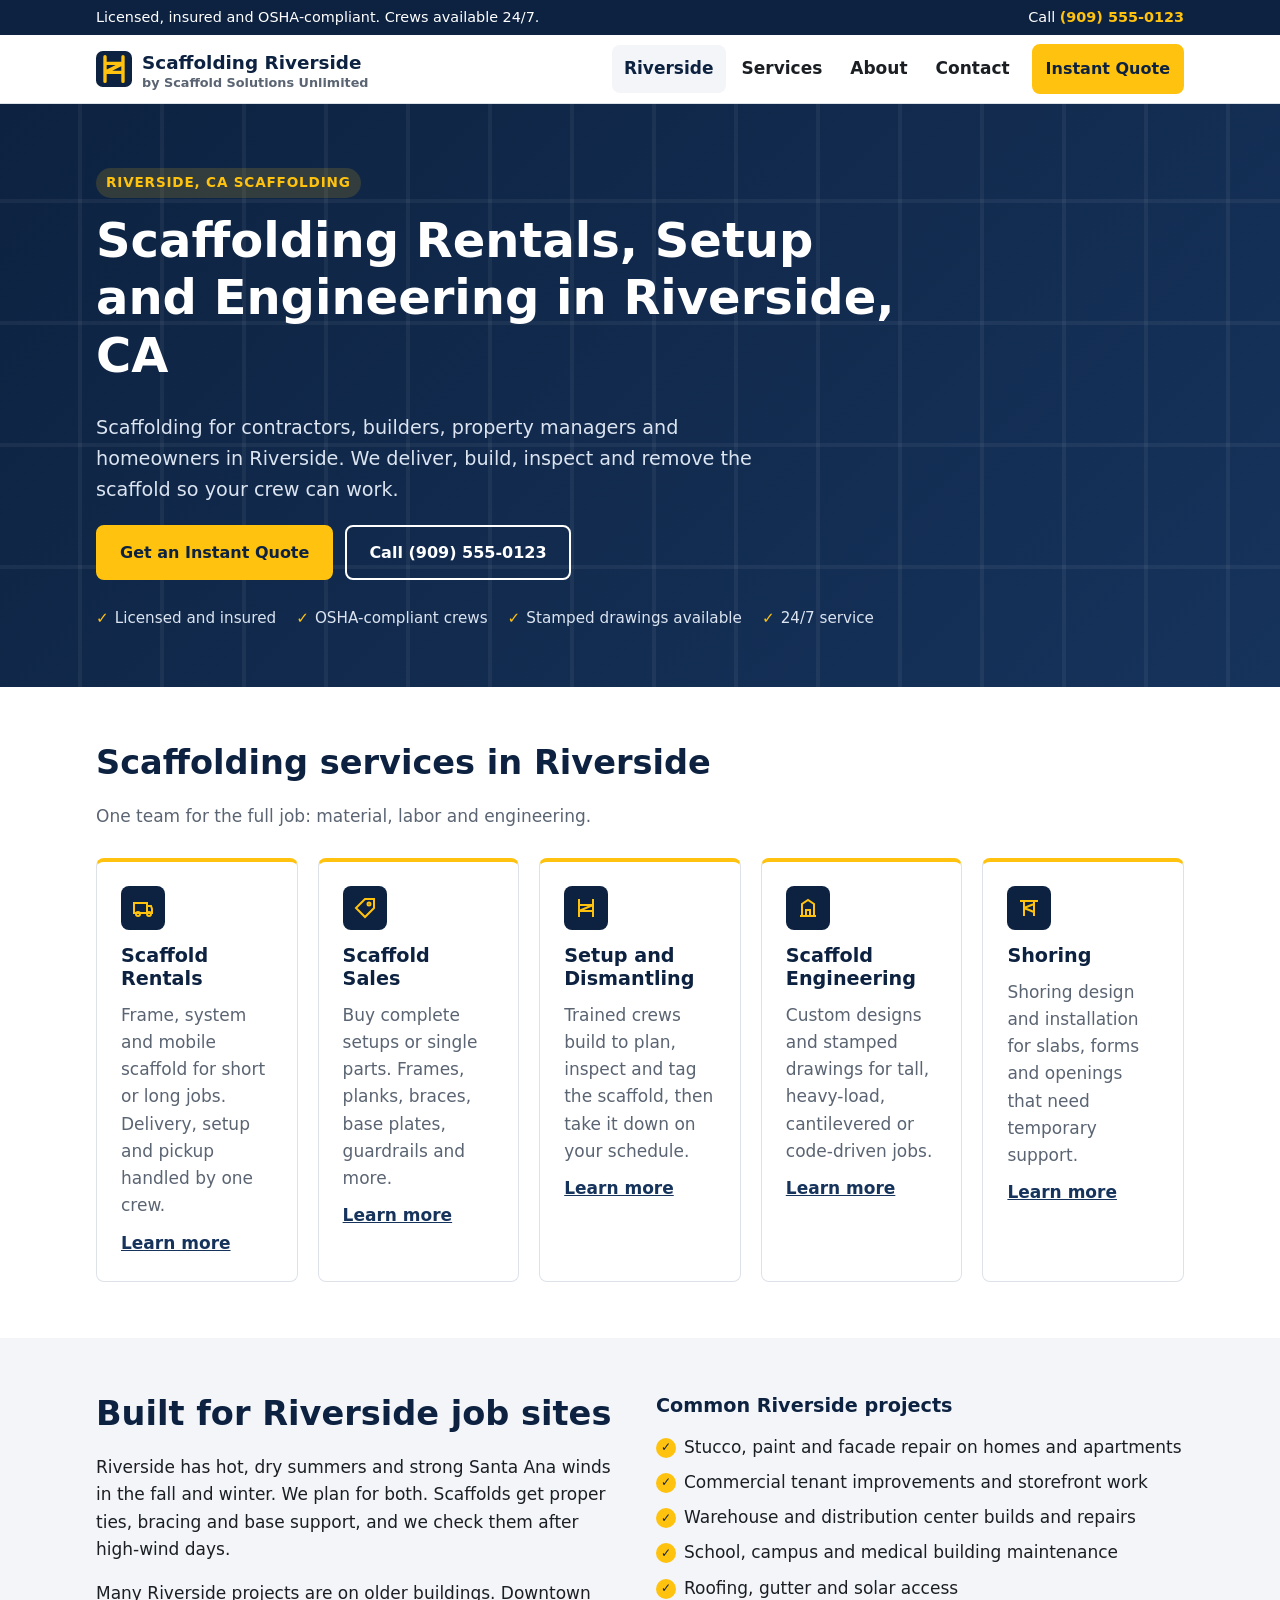
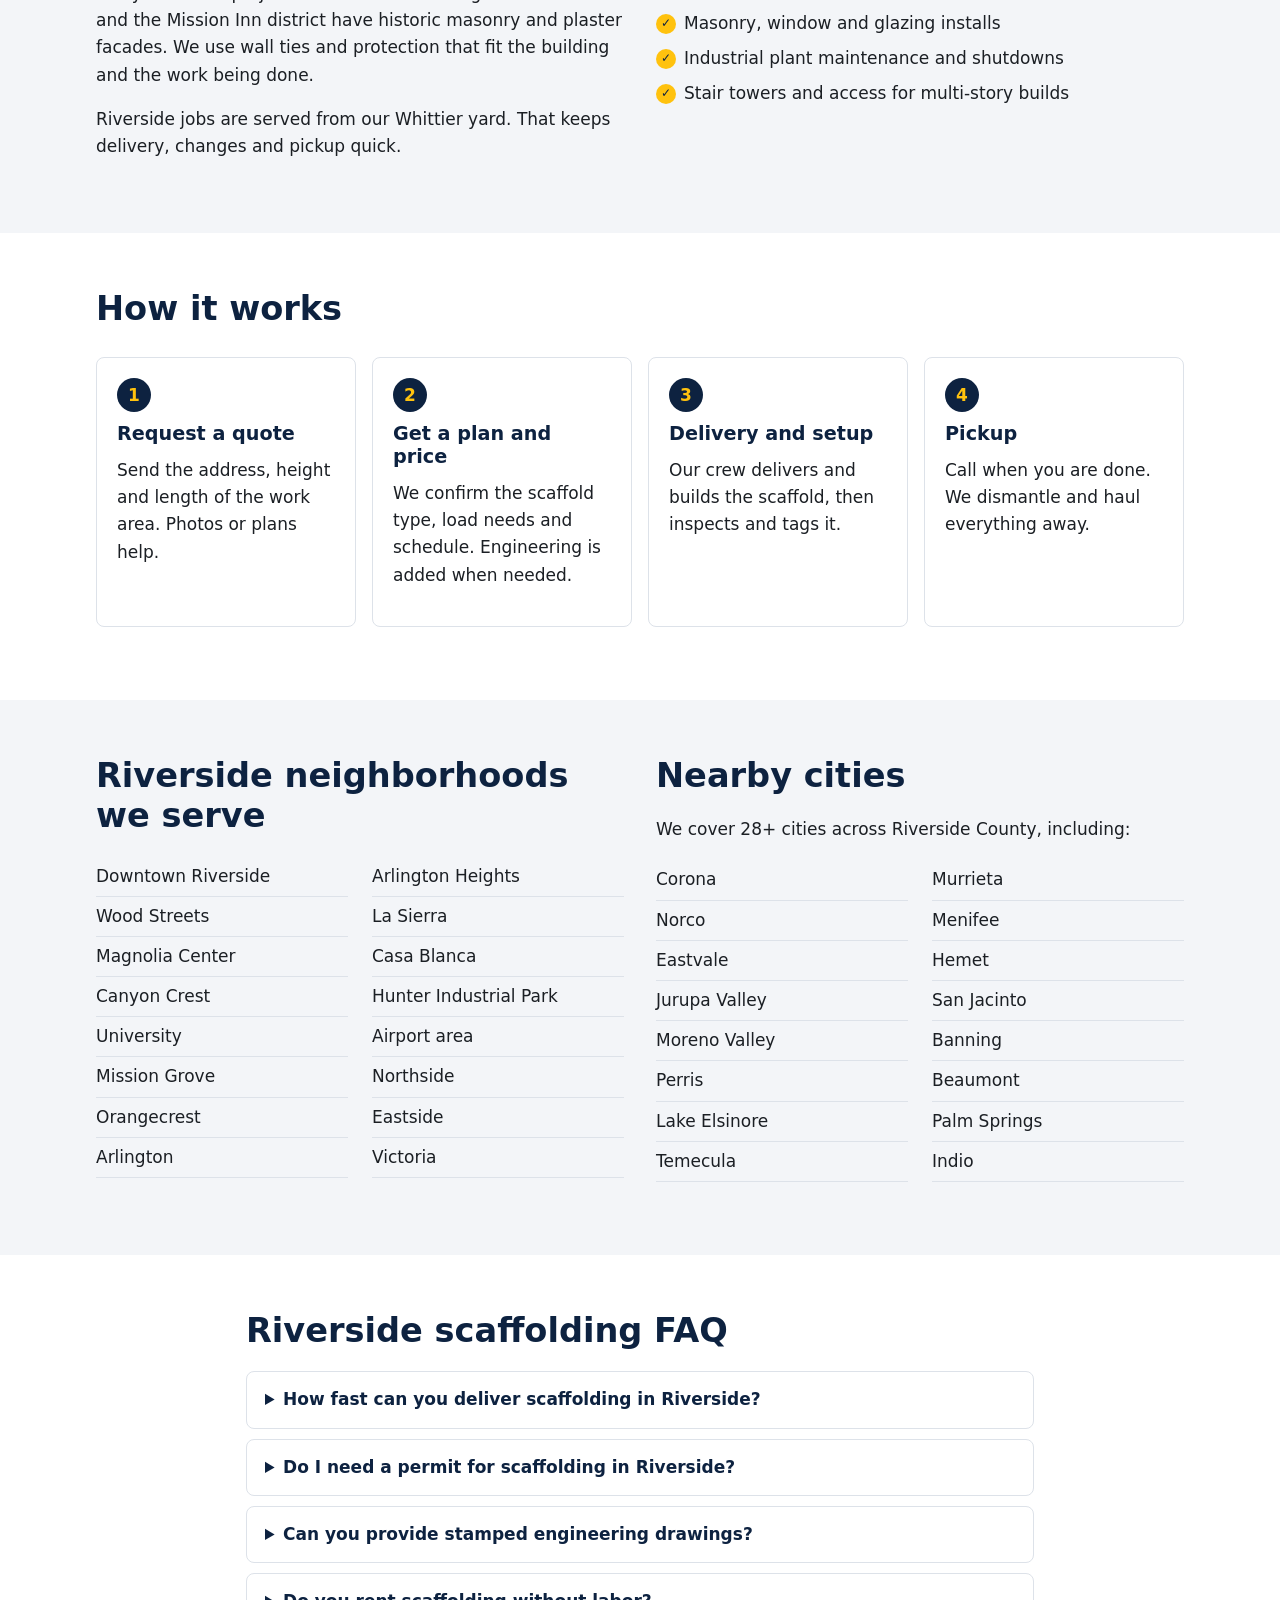
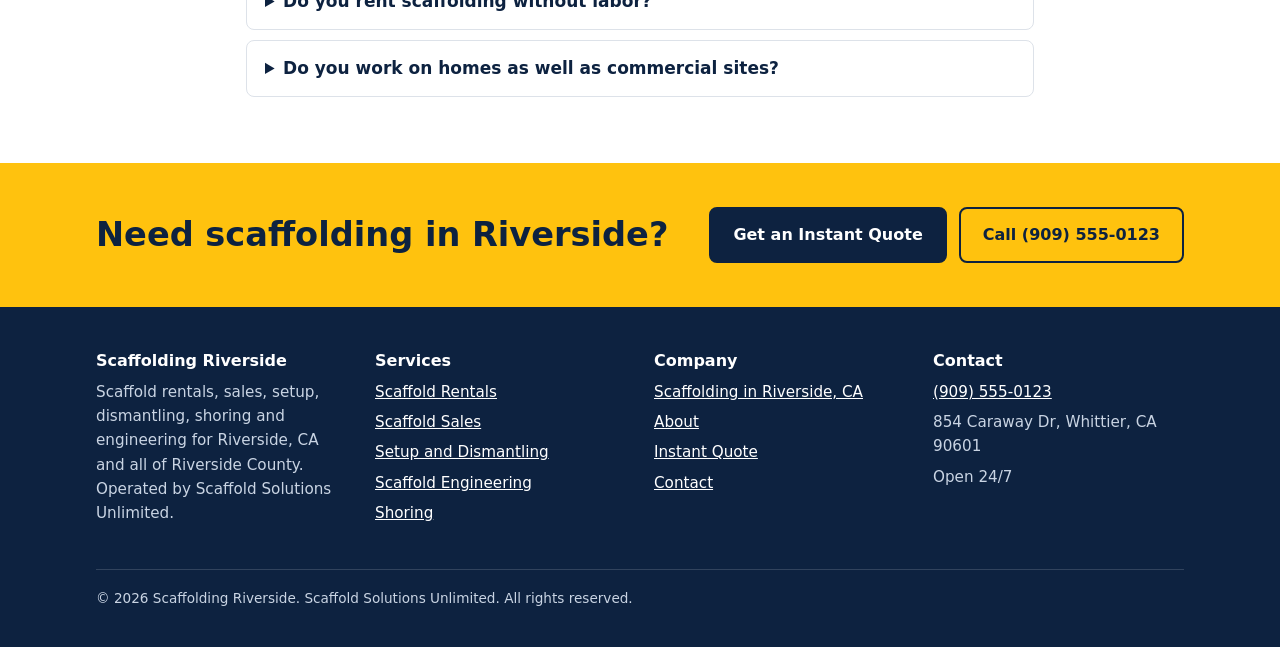
<file: index.html>
<!doctype html>
<html lang="en">
<head>
<meta charset="utf-8">
<meta name="viewport" content="width=device-width,initial-scale=1">
<title>Scaffolding Riverside, CA | Rentals, Setup and Engineering</title>
<meta name="description" content="Scaffolding rentals, sales, setup, dismantling, shoring and engineering in Riverside, CA. Licensed, insured, OSHA-compliant. Get an instant quote.">
<link rel="canonical" href="https://scaffoldingriverside.com/">
<meta property="og:type" content="website">
<meta property="og:title" content="Scaffolding Riverside, CA | Rentals, Setup and Engineering">
<meta property="og:description" content="Scaffolding rentals, sales, setup, dismantling, shoring and engineering in Riverside, CA. Licensed, insured, OSHA-compliant. Get an instant quote.">
<meta property="og:url" content="https://scaffoldingriverside.com/">
<meta name="theme-color" content="#0d2240">
<link rel="icon" href="/assets/favicon.svg" type="image/svg+xml">
<link rel="stylesheet" href="/assets/style.css">
<script type="application/ld+json">[{"@context":"https://schema.org","@type":"GeneralContractor","name":"Scaffolding Riverside by Scaffold Solutions Unlimited","url":"https://scaffoldingriverside.com/","telephone":"(909) 555-0123","openingHours":"Mo-Su 00:00-23:59","address":{"@type":"PostalAddress","streetAddress":"854 Caraway Dr","addressLocality":"Whittier","addressRegion":"CA","postalCode":"90601","addressCountry":"US"},"areaServed":[{"@type":"City","name":"Riverside, CA"},{"@type":"AdministrativeArea","name":"Riverside County, CA"}],"parentOrganization":{"@type":"Organization","name":"Scaffold Solutions Unlimited","url":"https://scaffold-unlimited.com/"}},{"@context":"https://schema.org","@type":"FAQPage","mainEntity":[{"@type":"Question","name":"How fast can you deliver scaffolding in Riverside?","acceptedAnswer":{"@type":"Answer","text":"It depends on the size of the job and our schedule. Smaller rentals can often go out within a few days. Crews are available 24/7."}},{"@type":"Question","name":"Do I need a permit for scaffolding in Riverside?","acceptedAnswer":{"@type":"Answer","text":"Scaffold over a sidewalk or in the public right-of-way usually needs an encroachment permit from the City of Riverside. We can help with the drawings the city asks for."}},{"@type":"Question","name":"Can you provide stamped engineering drawings?","acceptedAnswer":{"@type":"Answer","text":"Yes. We provide custom designs and stamped drawings for tall scaffolds, heavy loads, cantilevers and shoring."}}]}]</script>
</head>
<body>
<a class="skip" href="#main">Skip to content</a>
<div class="topbar"><div class="wrap"><span>Licensed, insured and OSHA-compliant. Crews available 24/7.</span><span>Call <a href="tel:+19095550123">(909) 555-0123</a></span></div></div>
<header class="site-header"><div class="wrap">
<a class="logo" href="/"><img src="/assets/favicon.svg" width="36" height="36" alt=""><div>Scaffolding Riverside<span>by Scaffold Solutions Unlimited</span></div></a>
<input type="checkbox" id="nav-toggle" class="nav-toggle" aria-label="Open menu"><label for="nav-toggle" class="nav-btn">Menu</label>
<nav class="nav" aria-label="Main"><ul><li><a href="/" aria-current="page">Riverside</a></li><li><a href="/services/">Services</a></li><li><a href="/about/">About</a></li><li><a href="/contact/">Contact</a></li><li><a class="btn" href="/instant-quote/">Instant Quote</a></li></ul></nav>
</div></header>
<main id="main">
<section class="hero"><div class="wrap">
<span class="eyebrow">Riverside, CA scaffolding</span>
<h1>Scaffolding Rentals, Setup and Engineering in Riverside, CA</h1>
<p class="lead">Scaffolding for contractors, builders, property managers and homeowners in Riverside. We deliver, build, inspect and remove the scaffold so your crew can work.</p>
<div class="btn-row"><a class="btn" href="/instant-quote/">Get an Instant Quote</a><a class="btn ghost" href="tel:+19095550123">Call (909) 555-0123</a></div>
<ul class="badges"><li>Licensed and insured</li><li>OSHA-compliant crews</li><li>Stamped drawings available</li><li>24/7 service</li></ul>
</div></section>

<section><div class="wrap">
<div class="section-head"><h2>Scaffolding services in Riverside</h2><p>One team for the full job: material, labor and engineering.</p></div>
<div class="grid grid-5"><div class="card"><div class="icon"><svg viewBox="0 0 24 24" fill="none" stroke="currentColor" stroke-width="2"><path d="M3 7h13v10H3zM16 10h4l1 3v4h-5"/><circle cx="7" cy="18" r="2"/><circle cx="18" cy="18" r="2"/></svg></div><h3>Scaffold Rentals</h3><p>Frame, system and mobile scaffold for short or long jobs. Delivery, setup and pickup handled by one crew.</p><a href="/services/#rentals">Learn more</a></div><div class="card"><div class="icon"><svg viewBox="0 0 24 24" fill="none" stroke="currentColor" stroke-width="2"><path d="M3 12l9-9h9v9l-9 9z"/><circle cx="16" cy="8" r="1.5"/></svg></div><h3>Scaffold Sales</h3><p>Buy complete setups or single parts. Frames, planks, braces, base plates, guardrails and more.</p><a href="/services/#sales">Learn more</a></div><div class="card"><div class="icon"><svg viewBox="0 0 24 24" fill="none" stroke="currentColor" stroke-width="2"><path d="M5 3v18M19 3v18M5 9h14M5 15h14M5 15l14-6"/></svg></div><h3>Setup and Dismantling</h3><p>Trained crews build to plan, inspect and tag the scaffold, then take it down on your schedule.</p><a href="/services/#setup">Learn more</a></div><div class="card"><div class="icon"><svg viewBox="0 0 24 24" fill="none" stroke="currentColor" stroke-width="2"><path d="M4 20h16M6 20V8l6-4 6 4v12M10 20v-6h4v6"/></svg></div><h3>Scaffold Engineering</h3><p>Custom designs and stamped drawings for tall, heavy-load, cantilevered or code-driven jobs.</p><a href="/services/#engineering">Learn more</a></div><div class="card"><div class="icon"><svg viewBox="0 0 24 24" fill="none" stroke="currentColor" stroke-width="2"><path d="M3 5h18M7 5v15M17 5v15M7 12l10-4M7 12l10 4"/></svg></div><h3>Shoring</h3><p>Shoring design and installation for slabs, forms and openings that need temporary support.</p><a href="/services/#shoring">Learn more</a></div></div>
</div></section>

<section class="soft"><div class="wrap grid-2">
<div>
<h2>Built for Riverside job sites</h2>
<p>Riverside has hot, dry summers and strong Santa Ana winds in the fall and winter. We plan for both. Scaffolds get proper ties, bracing and base support, and we check them after high-wind days.</p>
<p>Many Riverside projects are on older buildings. Downtown and the Mission Inn district have historic masonry and plaster facades. We use wall ties and protection that fit the building and the work being done.</p>
<p>Riverside jobs are served from our Whittier yard. That keeps delivery, changes and pickup quick.</p>
</div>
<div>
<h3>Common Riverside projects</h3>
<ul class="checks">
<li>Stucco, paint and facade repair on homes and apartments</li>
<li>Commercial tenant improvements and storefront work</li>
<li>Warehouse and distribution center builds and repairs</li>
<li>School, campus and medical building maintenance</li>
<li>Roofing, gutter and solar access</li>
<li>Masonry, window and glazing installs</li>
<li>Industrial plant maintenance and shutdowns</li>
<li>Stair towers and access for multi-story builds</li>
</ul>
</div>
</div></section>

<section><div class="wrap">
<div class="section-head"><h2>How it works</h2></div>
<ol class="steps">
<li><h3>Request a quote</h3><p>Send the address, height and length of the work area. Photos or plans help.</p></li>
<li><h3>Get a plan and price</h3><p>We confirm the scaffold type, load needs and schedule. Engineering is added when needed.</p></li>
<li><h3>Delivery and setup</h3><p>Our crew delivers and builds the scaffold, then inspects and tags it.</p></li>
<li><h3>Pickup</h3><p>Call when you are done. We dismantle and haul everything away.</p></li>
</ol>
</div></section>

<section class="soft"><div class="wrap grid-2">
<div><h2>Riverside neighborhoods we serve</h2><ul class="cols"><li>Downtown Riverside</li><li>Wood Streets</li><li>Magnolia Center</li><li>Canyon Crest</li><li>University</li><li>Mission Grove</li><li>Orangecrest</li><li>Arlington</li><li>Arlington Heights</li><li>La Sierra</li><li>Casa Blanca</li><li>Hunter Industrial Park</li><li>Airport area</li><li>Northside</li><li>Eastside</li><li>Victoria</li></ul></div>
<div><h2>Nearby cities</h2><p>We cover 28+ cities across Riverside County, including:</p><ul class="cols"><li>Corona</li><li>Norco</li><li>Eastvale</li><li>Jurupa Valley</li><li>Moreno Valley</li><li>Perris</li><li>Lake Elsinore</li><li>Temecula</li><li>Murrieta</li><li>Menifee</li><li>Hemet</li><li>San Jacinto</li><li>Banning</li><li>Beaumont</li><li>Palm Springs</li><li>Indio</li></ul></div>
</div></section>

<section><div class="wrap" style="max-width:820px">
<h2>Riverside scaffolding FAQ</h2>
<details><summary>How fast can you deliver scaffolding in Riverside?</summary><p>It depends on the size of the job and our schedule. Smaller rentals can often go out within a few days. Call us for urgent jobs. Crews are available 24/7.</p></details>
<details><summary>Do I need a permit for scaffolding in Riverside?</summary><p>Scaffold on private property is often covered under the building permit for the work. Scaffold over a sidewalk or in the public right-of-way usually needs an encroachment permit from the City of Riverside. We can help with the drawings the city asks for.</p></details>
<details><summary>Can you provide stamped engineering drawings?</summary><p>Yes. We provide custom designs and stamped drawings for tall scaffolds, heavy loads, cantilevers, shoring and any job where the city, owner or general contractor requires them.</p></details>
<details><summary>Do you rent scaffolding without labor?</summary><p>Yes. You can rent material only, or have our crew handle delivery, setup, inspection and removal.</p></details>
<details><summary>Do you work on homes as well as commercial sites?</summary><p>Yes. We handle residential, commercial and industrial projects.</p></details>
</div></section>
</main>
<section class="cta"><div class="wrap"><h2>Need scaffolding in Riverside?</h2><div class="btn-row"><a class="btn" href="/instant-quote/">Get an Instant Quote</a><a class="btn alt" href="tel:+19095550123">Call (909) 555-0123</a></div></div></section>
<footer class="site-footer"><div class="wrap"><div class="foot-grid">
<div><h3>Scaffolding Riverside</h3><p>Scaffold rentals, sales, setup, dismantling, shoring and engineering for Riverside, CA and all of Riverside County. Operated by Scaffold Solutions Unlimited.</p></div>
<div><h3>Services</h3><ul><li><a href="/services/#rentals">Scaffold Rentals</a></li><li><a href="/services/#sales">Scaffold Sales</a></li><li><a href="/services/#setup">Setup and Dismantling</a></li><li><a href="/services/#engineering">Scaffold Engineering</a></li><li><a href="/services/#shoring">Shoring</a></li></ul></div>
<div><h3>Company</h3><ul><li><a href="/">Scaffolding in Riverside, CA</a></li><li><a href="/about/">About</a></li><li><a href="/instant-quote/">Instant Quote</a></li><li><a href="/contact/">Contact</a></li></ul></div>
<div><h3>Contact</h3><ul><li><a href="tel:+19095550123">(909) 555-0123</a></li><li>854 Caraway Dr, Whittier, CA 90601</li><li>Open 24/7</li></ul></div>
</div><p class="legal">&copy; 2026 Scaffolding Riverside. Scaffold Solutions Unlimited. All rights reserved.</p></div></footer>
</body>
</html>
</file>
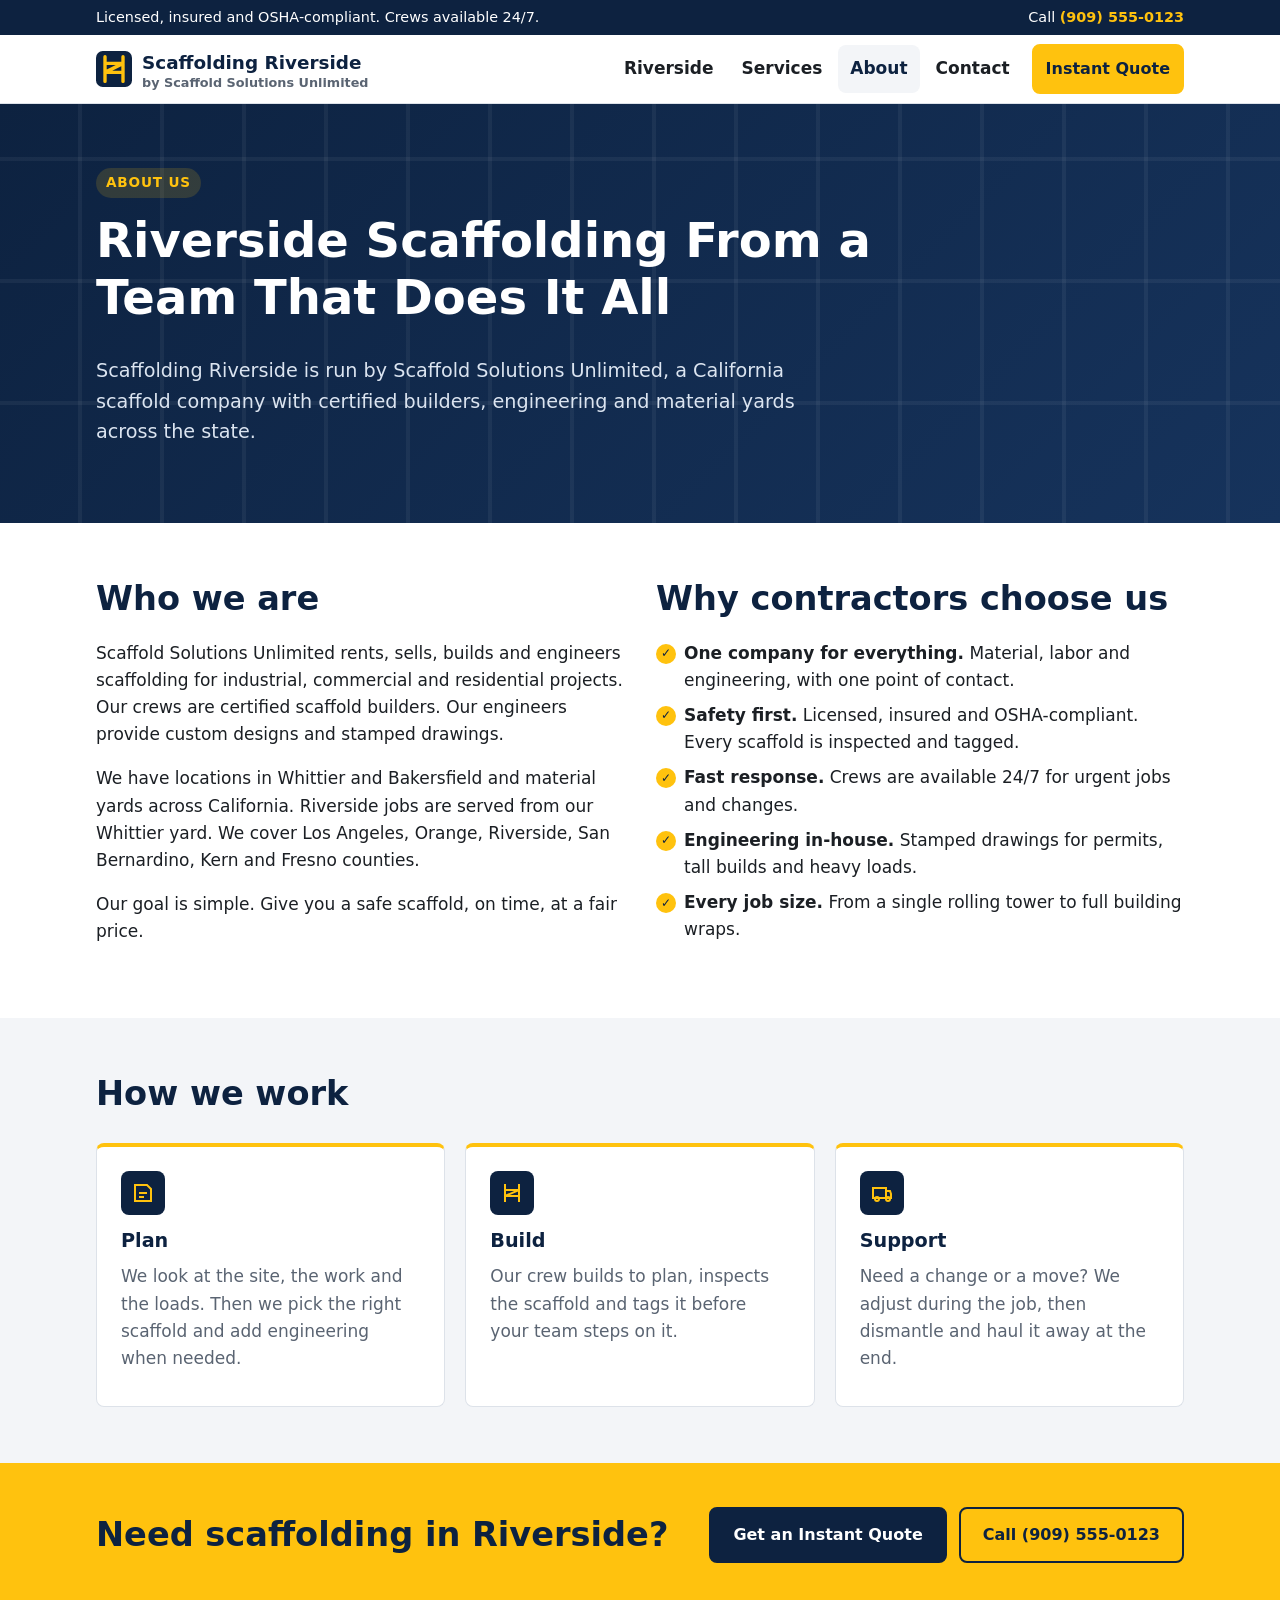
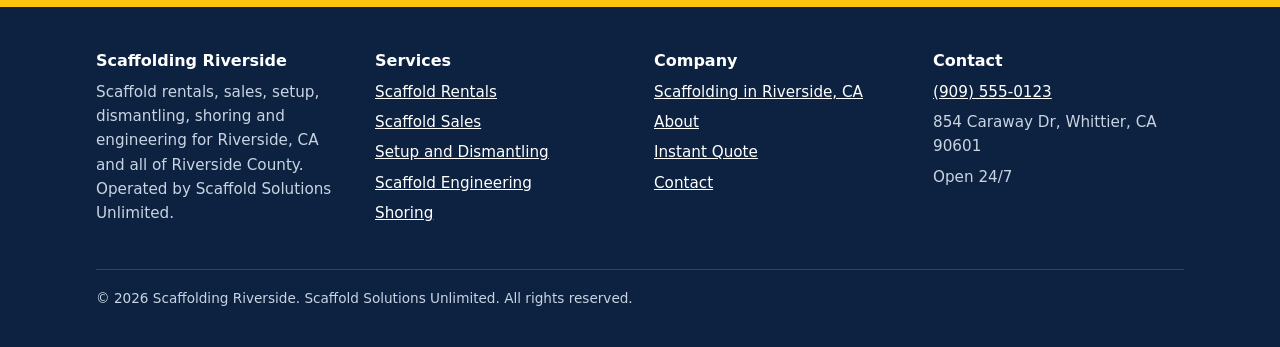
<file: about/index.html>
<!doctype html>
<html lang="en">
<head>
<meta charset="utf-8">
<meta name="viewport" content="width=device-width,initial-scale=1">
<title>About Us | Scaffolding Riverside by Scaffold Solutions Unlimited</title>
<meta name="description" content="Scaffolding Riverside is run by Scaffold Solutions Unlimited. Certified scaffold builders, in-house engineering and 24/7 service.">
<link rel="canonical" href="https://scaffoldingriverside.com/about/">
<meta property="og:type" content="website">
<meta property="og:title" content="About Us | Scaffolding Riverside by Scaffold Solutions Unlimited">
<meta property="og:description" content="Scaffolding Riverside is run by Scaffold Solutions Unlimited. Certified scaffold builders, in-house engineering and 24/7 service.">
<meta property="og:url" content="https://scaffoldingriverside.com/about/">
<meta name="theme-color" content="#0d2240">
<link rel="icon" href="/assets/favicon.svg" type="image/svg+xml">
<link rel="stylesheet" href="/assets/style.css">
<script type="application/ld+json">{"@context":"https://schema.org","@type":"GeneralContractor","name":"Scaffolding Riverside by Scaffold Solutions Unlimited","url":"https://scaffoldingriverside.com/","telephone":"(909) 555-0123","openingHours":"Mo-Su 00:00-23:59","address":{"@type":"PostalAddress","streetAddress":"854 Caraway Dr","addressLocality":"Whittier","addressRegion":"CA","postalCode":"90601","addressCountry":"US"},"areaServed":[{"@type":"City","name":"Riverside, CA"},{"@type":"AdministrativeArea","name":"Riverside County, CA"}],"parentOrganization":{"@type":"Organization","name":"Scaffold Solutions Unlimited","url":"https://scaffold-unlimited.com/"}}</script>
</head>
<body>
<a class="skip" href="#main">Skip to content</a>
<div class="topbar"><div class="wrap"><span>Licensed, insured and OSHA-compliant. Crews available 24/7.</span><span>Call <a href="tel:+19095550123">(909) 555-0123</a></span></div></div>
<header class="site-header"><div class="wrap">
<a class="logo" href="/"><img src="/assets/favicon.svg" width="36" height="36" alt=""><div>Scaffolding Riverside<span>by Scaffold Solutions Unlimited</span></div></a>
<input type="checkbox" id="nav-toggle" class="nav-toggle" aria-label="Open menu"><label for="nav-toggle" class="nav-btn">Menu</label>
<nav class="nav" aria-label="Main"><ul><li><a href="/">Riverside</a></li><li><a href="/services/">Services</a></li><li><a href="/about/" aria-current="page">About</a></li><li><a href="/contact/">Contact</a></li><li><a class="btn" href="/instant-quote/">Instant Quote</a></li></ul></nav>
</div></header>
<main id="main">
<section class="hero"><div class="wrap">
<span class="eyebrow">About us</span>
<h1>Riverside Scaffolding From a Team That Does It All</h1>
<p class="lead">Scaffolding Riverside is run by Scaffold Solutions Unlimited, a California scaffold company with certified builders, engineering and material yards across the state.</p>
</div></section>
<section><div class="wrap grid-2">
<div>
<h2>Who we are</h2>
<p>Scaffold Solutions Unlimited rents, sells, builds and engineers scaffolding for industrial, commercial and residential projects. Our crews are certified scaffold builders. Our engineers provide custom designs and stamped drawings.</p>
<p>We have locations in Whittier and Bakersfield and material yards across California. Riverside jobs are served from our Whittier yard. We cover Los Angeles, Orange, Riverside, San Bernardino, Kern and Fresno counties.</p>
<p>Our goal is simple. Give you a safe scaffold, on time, at a fair price.</p>
</div>
<div>
<h2>Why contractors choose us</h2>
<ul class="checks">
<li><strong>One company for everything.</strong> Material, labor and engineering, with one point of contact.</li>
<li><strong>Safety first.</strong> Licensed, insured and OSHA-compliant. Every scaffold is inspected and tagged.</li>
<li><strong>Fast response.</strong> Crews are available 24/7 for urgent jobs and changes.</li>
<li><strong>Engineering in-house.</strong> Stamped drawings for permits, tall builds and heavy loads.</li>
<li><strong>Every job size.</strong> From a single rolling tower to full building wraps.</li>
</ul>
</div>
</div></section>
<section class="soft"><div class="wrap">
<div class="section-head"><h2>How we work</h2></div>
<div class="grid">
<div class="card"><div class="icon"><svg viewBox="0 0 24 24" fill="none" stroke="currentColor" stroke-width="2"><path d="M4 4h12l4 4v12H4z"/><path d="M8 12h8M8 16h5"/></svg></div><h3>Plan</h3><p>We look at the site, the work and the loads. Then we pick the right scaffold and add engineering when needed.</p></div>
<div class="card"><div class="icon"><svg viewBox="0 0 24 24" fill="none" stroke="currentColor" stroke-width="2"><path d="M5 3v18M19 3v18M5 9h14M5 15h14M5 15l14-6"/></svg></div><h3>Build</h3><p>Our crew builds to plan, inspects the scaffold and tags it before your team steps on it.</p></div>
<div class="card"><div class="icon"><svg viewBox="0 0 24 24" fill="none" stroke="currentColor" stroke-width="2"><path d="M3 7h13v10H3zM16 10h4l1 3v4h-5"/><circle cx="7" cy="18" r="2"/><circle cx="18" cy="18" r="2"/></svg></div><h3>Support</h3><p>Need a change or a move? We adjust during the job, then dismantle and haul it away at the end.</p></div>
</div>
</div></section>
</main>
<section class="cta"><div class="wrap"><h2>Need scaffolding in Riverside?</h2><div class="btn-row"><a class="btn" href="/instant-quote/">Get an Instant Quote</a><a class="btn alt" href="tel:+19095550123">Call (909) 555-0123</a></div></div></section>
<footer class="site-footer"><div class="wrap"><div class="foot-grid">
<div><h3>Scaffolding Riverside</h3><p>Scaffold rentals, sales, setup, dismantling, shoring and engineering for Riverside, CA and all of Riverside County. Operated by Scaffold Solutions Unlimited.</p></div>
<div><h3>Services</h3><ul><li><a href="/services/#rentals">Scaffold Rentals</a></li><li><a href="/services/#sales">Scaffold Sales</a></li><li><a href="/services/#setup">Setup and Dismantling</a></li><li><a href="/services/#engineering">Scaffold Engineering</a></li><li><a href="/services/#shoring">Shoring</a></li></ul></div>
<div><h3>Company</h3><ul><li><a href="/">Scaffolding in Riverside, CA</a></li><li><a href="/about/">About</a></li><li><a href="/instant-quote/">Instant Quote</a></li><li><a href="/contact/">Contact</a></li></ul></div>
<div><h3>Contact</h3><ul><li><a href="tel:+19095550123">(909) 555-0123</a></li><li>854 Caraway Dr, Whittier, CA 90601</li><li>Open 24/7</li></ul></div>
</div><p class="legal">&copy; 2026 Scaffolding Riverside. Scaffold Solutions Unlimited. All rights reserved.</p></div></footer>
</body>
</html>
</file>
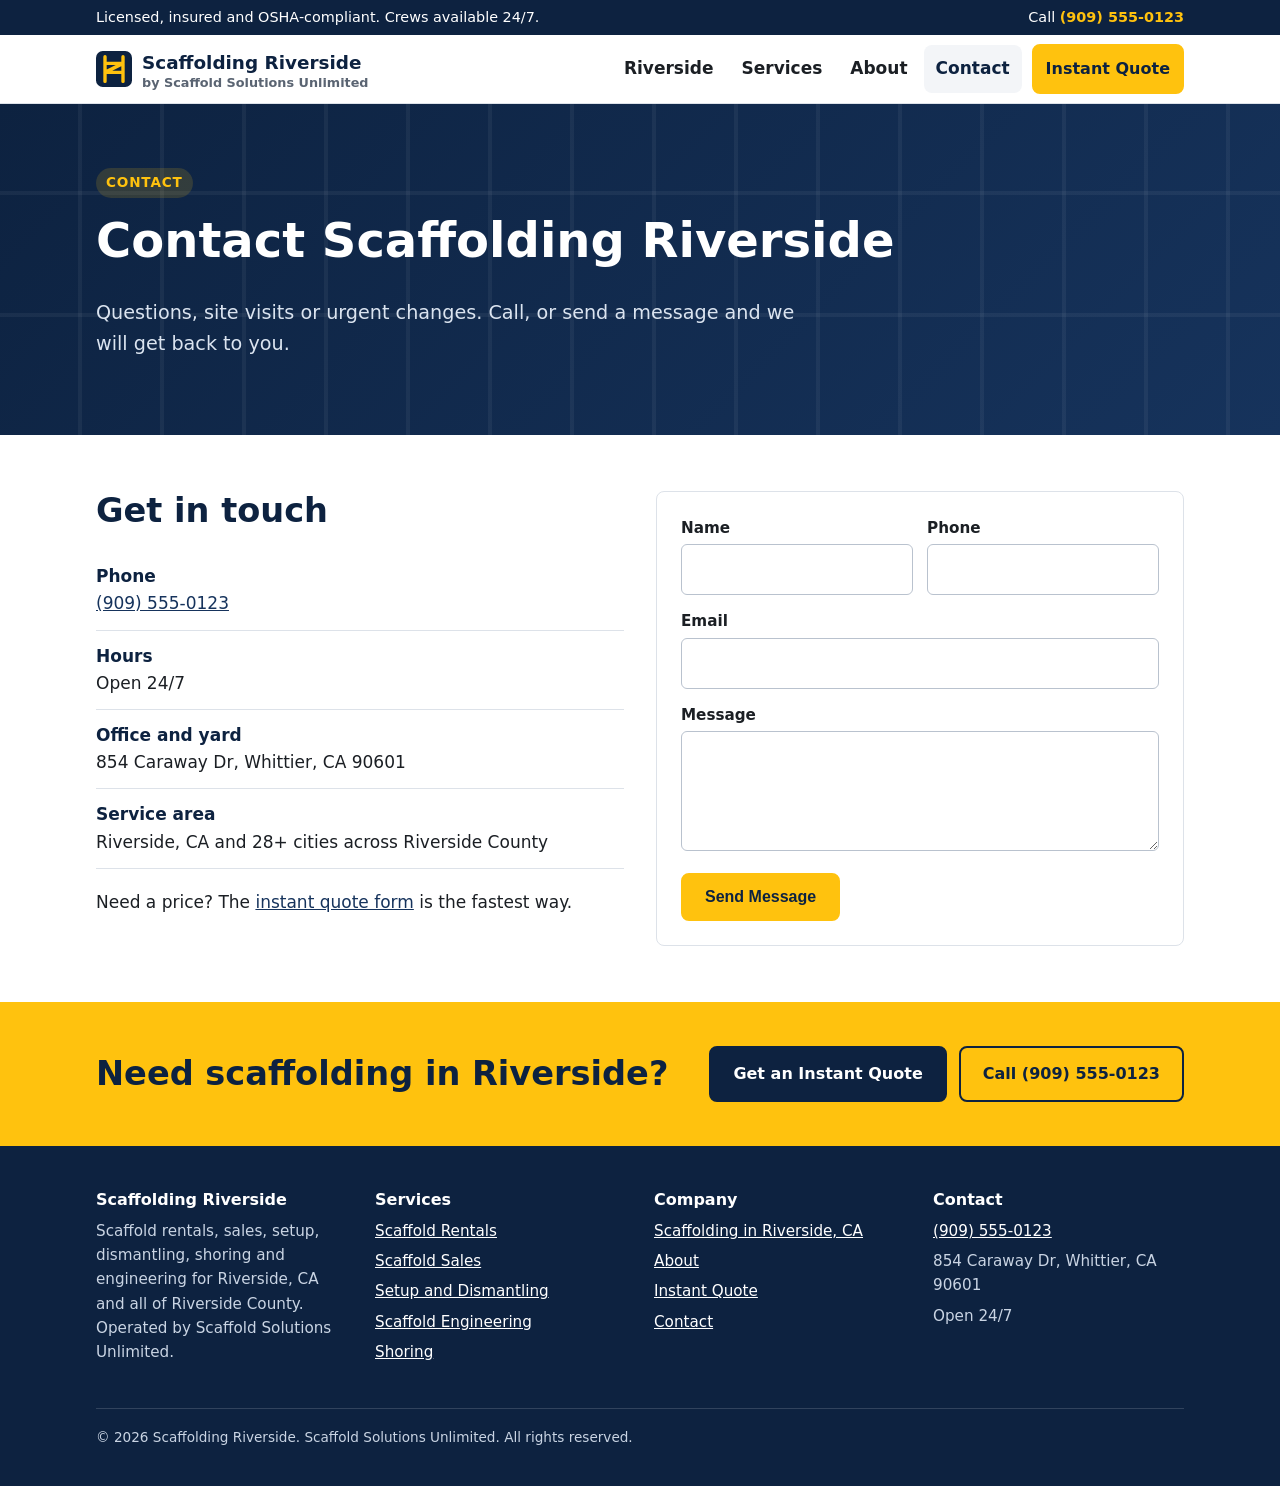
<file: contact/index.html>
<!doctype html>
<html lang="en">
<head>
<meta charset="utf-8">
<meta name="viewport" content="width=device-width,initial-scale=1">
<title>Contact Us | Scaffolding Riverside, CA</title>
<meta name="description" content="Contact Scaffolding Riverside. Call (909) 555-0123, open 24/7, or send us a message.">
<link rel="canonical" href="https://scaffoldingriverside.com/contact/">
<meta property="og:type" content="website">
<meta property="og:title" content="Contact Us | Scaffolding Riverside, CA">
<meta property="og:description" content="Contact Scaffolding Riverside. Call (909) 555-0123, open 24/7, or send us a message.">
<meta property="og:url" content="https://scaffoldingriverside.com/contact/">
<meta name="theme-color" content="#0d2240">
<link rel="icon" href="/assets/favicon.svg" type="image/svg+xml">
<link rel="stylesheet" href="/assets/style.css">
<script type="application/ld+json">{"@context":"https://schema.org","@type":"GeneralContractor","name":"Scaffolding Riverside by Scaffold Solutions Unlimited","url":"https://scaffoldingriverside.com/","telephone":"(909) 555-0123","openingHours":"Mo-Su 00:00-23:59","address":{"@type":"PostalAddress","streetAddress":"854 Caraway Dr","addressLocality":"Whittier","addressRegion":"CA","postalCode":"90601","addressCountry":"US"},"areaServed":[{"@type":"City","name":"Riverside, CA"},{"@type":"AdministrativeArea","name":"Riverside County, CA"}],"parentOrganization":{"@type":"Organization","name":"Scaffold Solutions Unlimited","url":"https://scaffold-unlimited.com/"}}</script>
</head>
<body>
<a class="skip" href="#main">Skip to content</a>
<div class="topbar"><div class="wrap"><span>Licensed, insured and OSHA-compliant. Crews available 24/7.</span><span>Call <a href="tel:+19095550123">(909) 555-0123</a></span></div></div>
<header class="site-header"><div class="wrap">
<a class="logo" href="/"><img src="/assets/favicon.svg" width="36" height="36" alt=""><div>Scaffolding Riverside<span>by Scaffold Solutions Unlimited</span></div></a>
<input type="checkbox" id="nav-toggle" class="nav-toggle" aria-label="Open menu"><label for="nav-toggle" class="nav-btn">Menu</label>
<nav class="nav" aria-label="Main"><ul><li><a href="/">Riverside</a></li><li><a href="/services/">Services</a></li><li><a href="/about/">About</a></li><li><a href="/contact/" aria-current="page">Contact</a></li><li><a class="btn" href="/instant-quote/">Instant Quote</a></li></ul></nav>
</div></header>
<main id="main">
<section class="hero"><div class="wrap">
<span class="eyebrow">Contact</span>
<h1>Contact Scaffolding Riverside</h1>
<p class="lead">Questions, site visits or urgent changes. Call, or send a message and we will get back to you.</p>
</div></section>
<section><div class="wrap grid-2">
<div>
<h2>Get in touch</h2>
<ul class="contact-list">
<li><strong>Phone</strong><a href="tel:+19095550123">(909) 555-0123</a></li>
<li><strong>Hours</strong>Open 24/7</li>
<li><strong>Office and yard</strong>854 Caraway Dr, Whittier, CA 90601</li>
<li><strong>Service area</strong>Riverside, CA and 28+ cities across Riverside County</li>
</ul>
<p style="margin-top:20px">Need a price? The <a href="/instant-quote/">instant quote form</a> is the fastest way.</p>
</div>
<form name="contact" method="POST" data-netlify="true" netlify-honeypot="company-url">
<input type="hidden" name="form-name" value="contact">
<p class="hidden"><label>Leave this empty <input name="company-url"></label></p>
<div class="fields">
<div><label for="c-name">Name</label><input id="c-name" name="name" autocomplete="name" required></div>
<div><label for="c-phone">Phone</label><input id="c-phone" name="phone" type="tel" autocomplete="tel"></div>
<div class="full"><label for="c-email">Email</label><input id="c-email" name="email" type="email" autocomplete="email" required></div>
<div class="full"><label for="c-msg">Message</label><textarea id="c-msg" name="message" required></textarea></div>
<div class="full"><button class="btn" type="submit">Send Message</button></div>
</div>
</form>
</div></section>
</main>
<section class="cta"><div class="wrap"><h2>Need scaffolding in Riverside?</h2><div class="btn-row"><a class="btn" href="/instant-quote/">Get an Instant Quote</a><a class="btn alt" href="tel:+19095550123">Call (909) 555-0123</a></div></div></section>
<footer class="site-footer"><div class="wrap"><div class="foot-grid">
<div><h3>Scaffolding Riverside</h3><p>Scaffold rentals, sales, setup, dismantling, shoring and engineering for Riverside, CA and all of Riverside County. Operated by Scaffold Solutions Unlimited.</p></div>
<div><h3>Services</h3><ul><li><a href="/services/#rentals">Scaffold Rentals</a></li><li><a href="/services/#sales">Scaffold Sales</a></li><li><a href="/services/#setup">Setup and Dismantling</a></li><li><a href="/services/#engineering">Scaffold Engineering</a></li><li><a href="/services/#shoring">Shoring</a></li></ul></div>
<div><h3>Company</h3><ul><li><a href="/">Scaffolding in Riverside, CA</a></li><li><a href="/about/">About</a></li><li><a href="/instant-quote/">Instant Quote</a></li><li><a href="/contact/">Contact</a></li></ul></div>
<div><h3>Contact</h3><ul><li><a href="tel:+19095550123">(909) 555-0123</a></li><li>854 Caraway Dr, Whittier, CA 90601</li><li>Open 24/7</li></ul></div>
</div><p class="legal">&copy; 2026 Scaffolding Riverside. Scaffold Solutions Unlimited. All rights reserved.</p></div></footer>
</body>
</html>
</file>
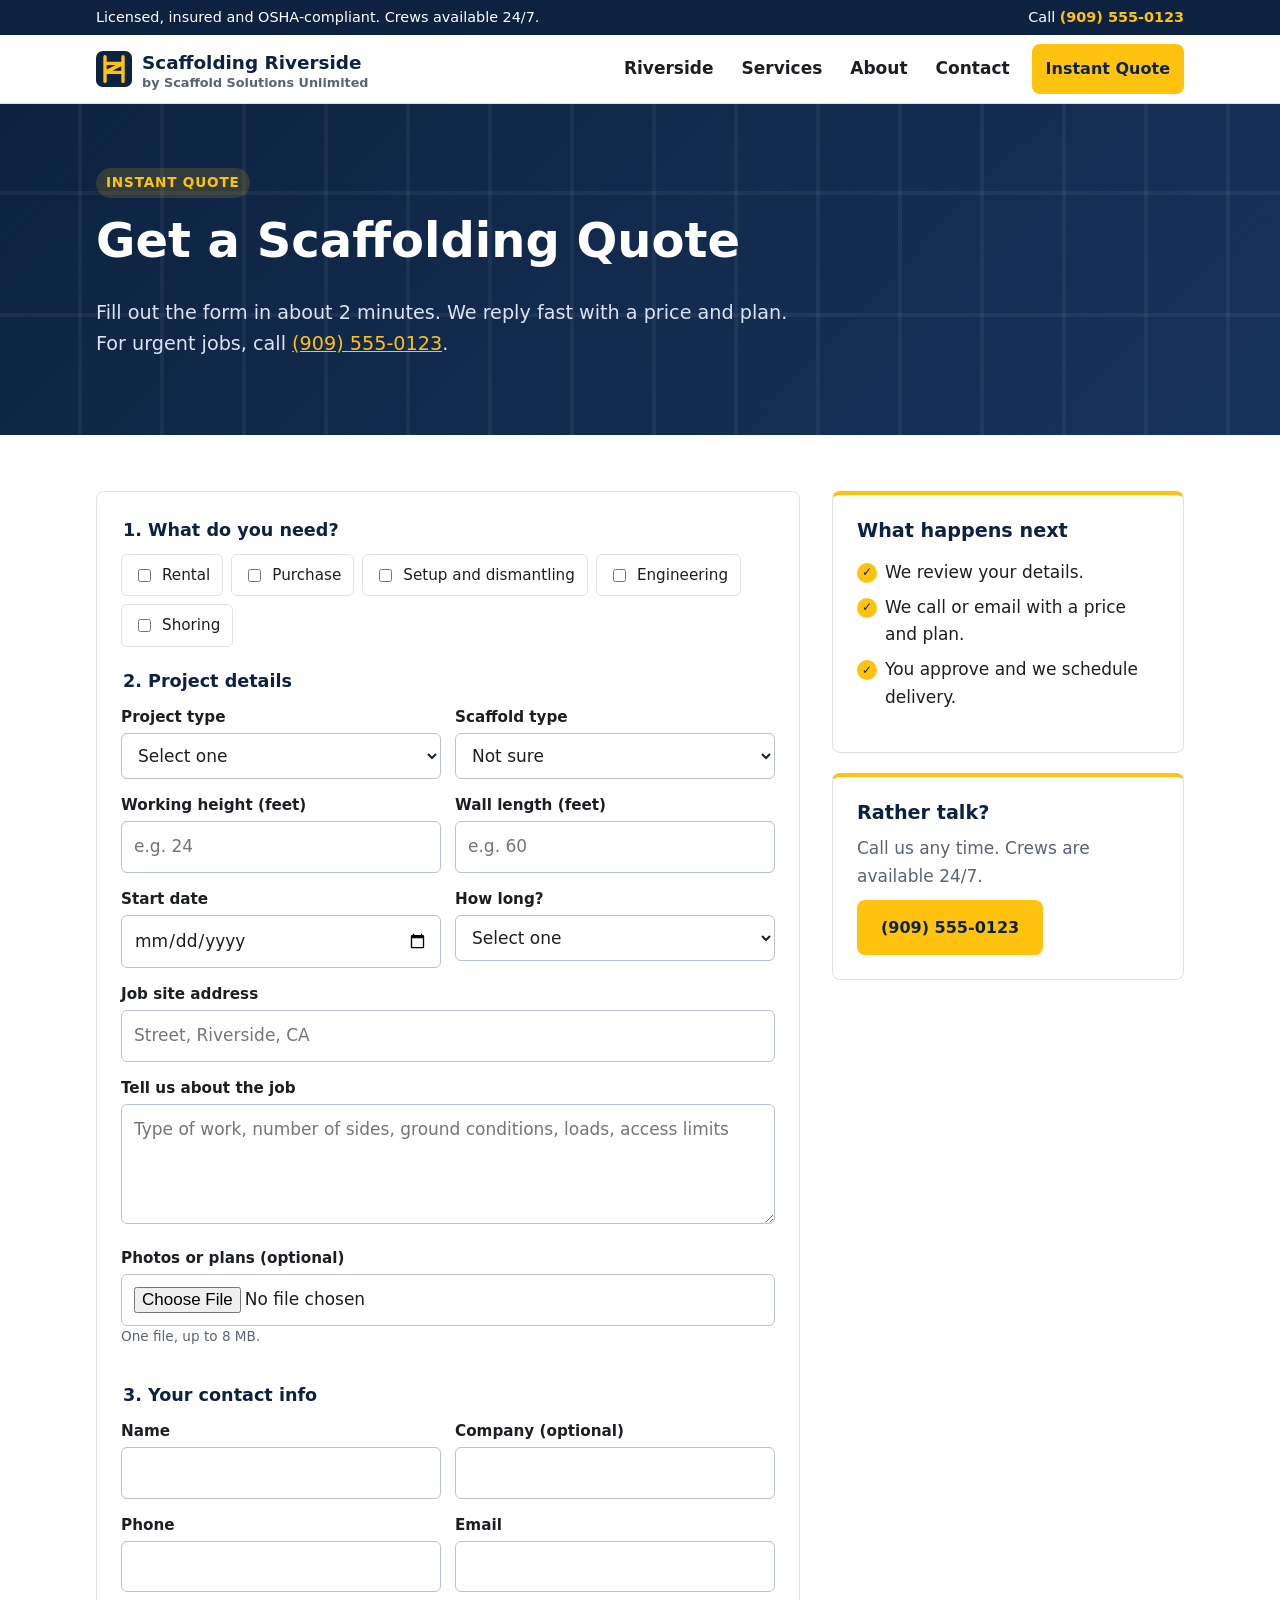
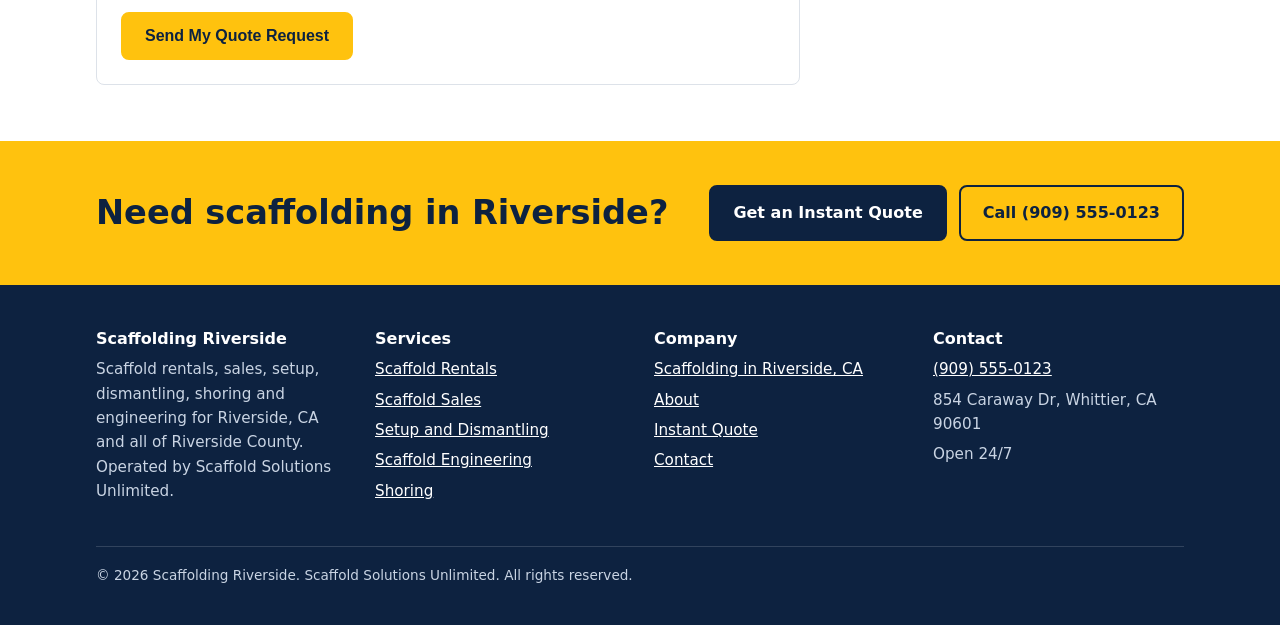
<file: instant-quote/index.html>
<!doctype html>
<html lang="en">
<head>
<meta charset="utf-8">
<meta name="viewport" content="width=device-width,initial-scale=1">
<title>Instant Scaffolding Quote | Riverside, CA</title>
<meta name="description" content="Request a fast scaffolding quote in Riverside, CA. Rentals, sales, setup, engineering and shoring.">
<link rel="canonical" href="https://scaffoldingriverside.com/instant-quote/">
<meta property="og:type" content="website">
<meta property="og:title" content="Instant Scaffolding Quote | Riverside, CA">
<meta property="og:description" content="Request a fast scaffolding quote in Riverside, CA. Rentals, sales, setup, engineering and shoring.">
<meta property="og:url" content="https://scaffoldingriverside.com/instant-quote/">
<meta name="theme-color" content="#0d2240">
<link rel="icon" href="/assets/favicon.svg" type="image/svg+xml">
<link rel="stylesheet" href="/assets/style.css">
</head>
<body>
<a class="skip" href="#main">Skip to content</a>
<div class="topbar"><div class="wrap"><span>Licensed, insured and OSHA-compliant. Crews available 24/7.</span><span>Call <a href="tel:+19095550123">(909) 555-0123</a></span></div></div>
<header class="site-header"><div class="wrap">
<a class="logo" href="/"><img src="/assets/favicon.svg" width="36" height="36" alt=""><div>Scaffolding Riverside<span>by Scaffold Solutions Unlimited</span></div></a>
<input type="checkbox" id="nav-toggle" class="nav-toggle" aria-label="Open menu"><label for="nav-toggle" class="nav-btn">Menu</label>
<nav class="nav" aria-label="Main"><ul><li><a href="/">Riverside</a></li><li><a href="/services/">Services</a></li><li><a href="/about/">About</a></li><li><a href="/contact/">Contact</a></li><li><a class="btn" href="/instant-quote/" aria-current="page">Instant Quote</a></li></ul></nav>
</div></header>
<main id="main">
<section class="hero"><div class="wrap">
<span class="eyebrow">Instant quote</span>
<h1>Get a Scaffolding Quote</h1>
<p class="lead">Fill out the form in about 2 minutes. We reply fast with a price and plan. For urgent jobs, call <a href="tel:+19095550123" style="color:#ffc20e">(909) 555-0123</a>.</p>
</div></section>
<section><div class="wrap quote-grid">
<form name="quote" method="POST" data-netlify="true" netlify-honeypot="company-url" enctype="multipart/form-data">
<input type="hidden" name="form-name" value="quote">
<p class="hidden"><label>Leave this empty <input name="company-url"></label></p>
<fieldset><legend>1. What do you need?</legend>
<div class="choice">
<label><input type="checkbox" name="service[]" value="Rental"> Rental</label>
<label><input type="checkbox" name="service[]" value="Purchase"> Purchase</label>
<label><input type="checkbox" name="service[]" value="Setup and dismantling"> Setup and dismantling</label>
<label><input type="checkbox" name="service[]" value="Engineering / stamped drawings"> Engineering</label>
<label><input type="checkbox" name="service[]" value="Shoring"> Shoring</label>
</div></fieldset>
<fieldset><legend>2. Project details</legend>
<div class="fields">
<div><label for="type">Project type</label><select id="type" name="project-type"><option value="">Select one</option><option>Residential</option><option>Commercial</option><option>Industrial</option></select></div>
<div><label for="scaffold">Scaffold type</label><select id="scaffold" name="scaffold-type"><option value="">Not sure</option><option>Stationary Scaffold</option><option>Free-Standing Scaffold</option><option>Rolling Tower</option><option>Hanging Scaffold</option><option>Stair Tower</option><option>Trash Chute Tower</option><option>Shoring</option><option>Pedestrian Canopy</option><option>Access and Egress</option><option>Temporary Railing</option><option>Shrink Wrap</option><option>Special Event Scaffolding</option></select></div>
<div><label for="height">Working height (feet)</label><input id="height" name="height-ft" type="number" min="1" inputmode="numeric" placeholder="e.g. 24"></div>
<div><label for="length">Wall length (feet)</label><input id="length" name="length-ft" type="number" min="1" inputmode="numeric" placeholder="e.g. 60"></div>
<div><label for="start">Start date</label><input id="start" name="start-date" type="date"></div>
<div><label for="duration">How long?</label><select id="duration" name="duration"><option value="">Select one</option><option>Under 1 week</option><option>1 to 2 weeks</option><option>2 to 4 weeks</option><option>1 to 3 months</option><option>3+ months</option><option>Not sure</option></select></div>
<div class="full"><label for="address">Job site address</label><input id="address" name="job-address" autocomplete="street-address" placeholder="Street, Riverside, CA"></div>
<div class="full"><label for="notes">Tell us about the job</label><textarea id="notes" name="details" placeholder="Type of work, number of sides, ground conditions, loads, access limits"></textarea></div>
<div class="full"><label for="files">Photos or plans (optional)</label><input id="files" name="attachment" type="file" accept="image/*,.pdf"><p class="hint">One file, up to 8 MB.</p></div>
</div></fieldset>
<fieldset><legend>3. Your contact info</legend>
<div class="fields">
<div><label for="name">Name</label><input id="name" name="name" autocomplete="name" required></div>
<div><label for="company">Company (optional)</label><input id="company" name="company" autocomplete="organization"></div>
<div><label for="phone">Phone</label><input id="phone" name="phone" type="tel" autocomplete="tel" required></div>
<div><label for="email">Email</label><input id="email" name="email" type="email" autocomplete="email" required></div>
</div></fieldset>
<button class="btn" type="submit">Send My Quote Request</button>
</form>
<aside>
<div class="card"><h3>What happens next</h3><ol class="checks" style="padding:0"><li>We review your details.</li><li>We call or email with a price and plan.</li><li>You approve and we schedule delivery.</li></ol></div>
<div class="card" style="margin-top:20px"><h3>Rather talk?</h3><p>Call us any time. Crews are available 24/7.</p><a class="btn" href="tel:+19095550123">(909) 555-0123</a></div>
</aside>
</div></section>
</main>
<section class="cta"><div class="wrap"><h2>Need scaffolding in Riverside?</h2><div class="btn-row"><a class="btn" href="/instant-quote/">Get an Instant Quote</a><a class="btn alt" href="tel:+19095550123">Call (909) 555-0123</a></div></div></section>
<footer class="site-footer"><div class="wrap"><div class="foot-grid">
<div><h3>Scaffolding Riverside</h3><p>Scaffold rentals, sales, setup, dismantling, shoring and engineering for Riverside, CA and all of Riverside County. Operated by Scaffold Solutions Unlimited.</p></div>
<div><h3>Services</h3><ul><li><a href="/services/#rentals">Scaffold Rentals</a></li><li><a href="/services/#sales">Scaffold Sales</a></li><li><a href="/services/#setup">Setup and Dismantling</a></li><li><a href="/services/#engineering">Scaffold Engineering</a></li><li><a href="/services/#shoring">Shoring</a></li></ul></div>
<div><h3>Company</h3><ul><li><a href="/">Scaffolding in Riverside, CA</a></li><li><a href="/about/">About</a></li><li><a href="/instant-quote/">Instant Quote</a></li><li><a href="/contact/">Contact</a></li></ul></div>
<div><h3>Contact</h3><ul><li><a href="tel:+19095550123">(909) 555-0123</a></li><li>854 Caraway Dr, Whittier, CA 90601</li><li>Open 24/7</li></ul></div>
</div><p class="legal">&copy; 2026 Scaffolding Riverside. Scaffold Solutions Unlimited. All rights reserved.</p></div></footer>
</body>
</html>
</file>
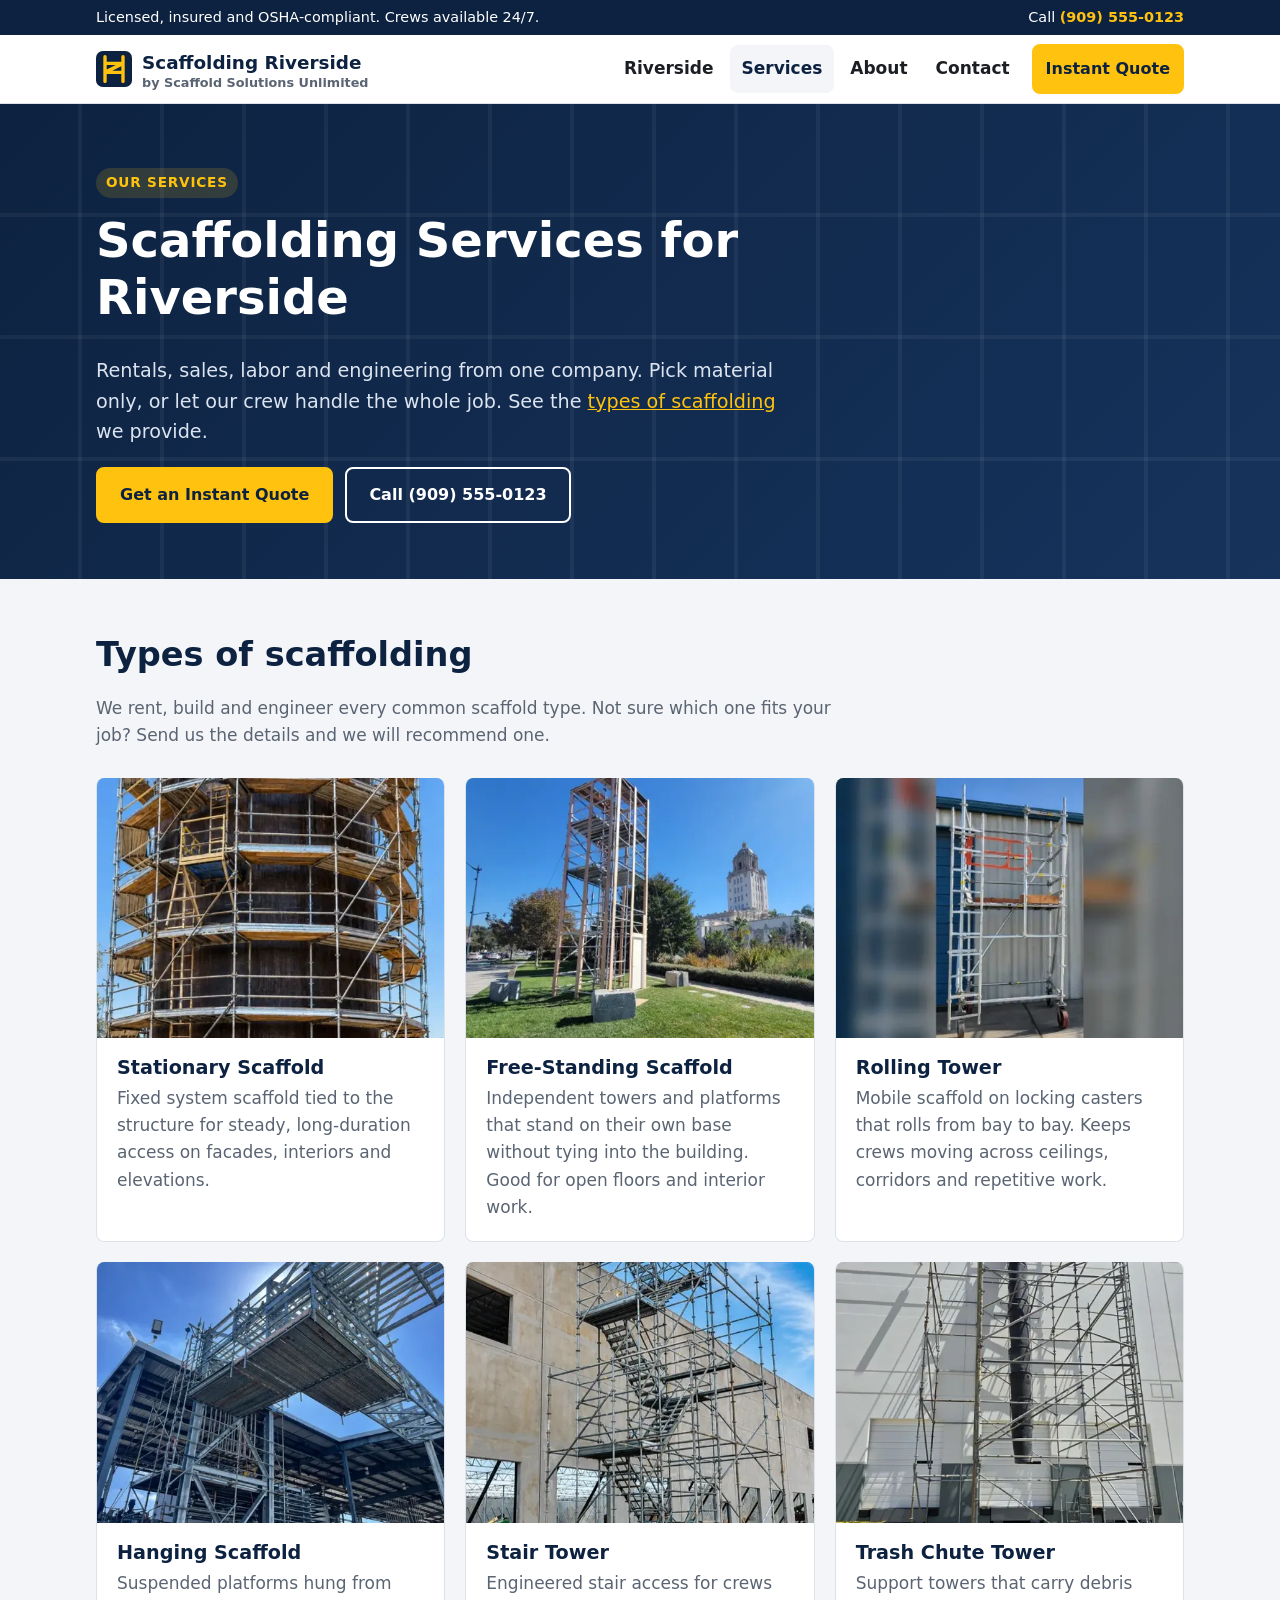
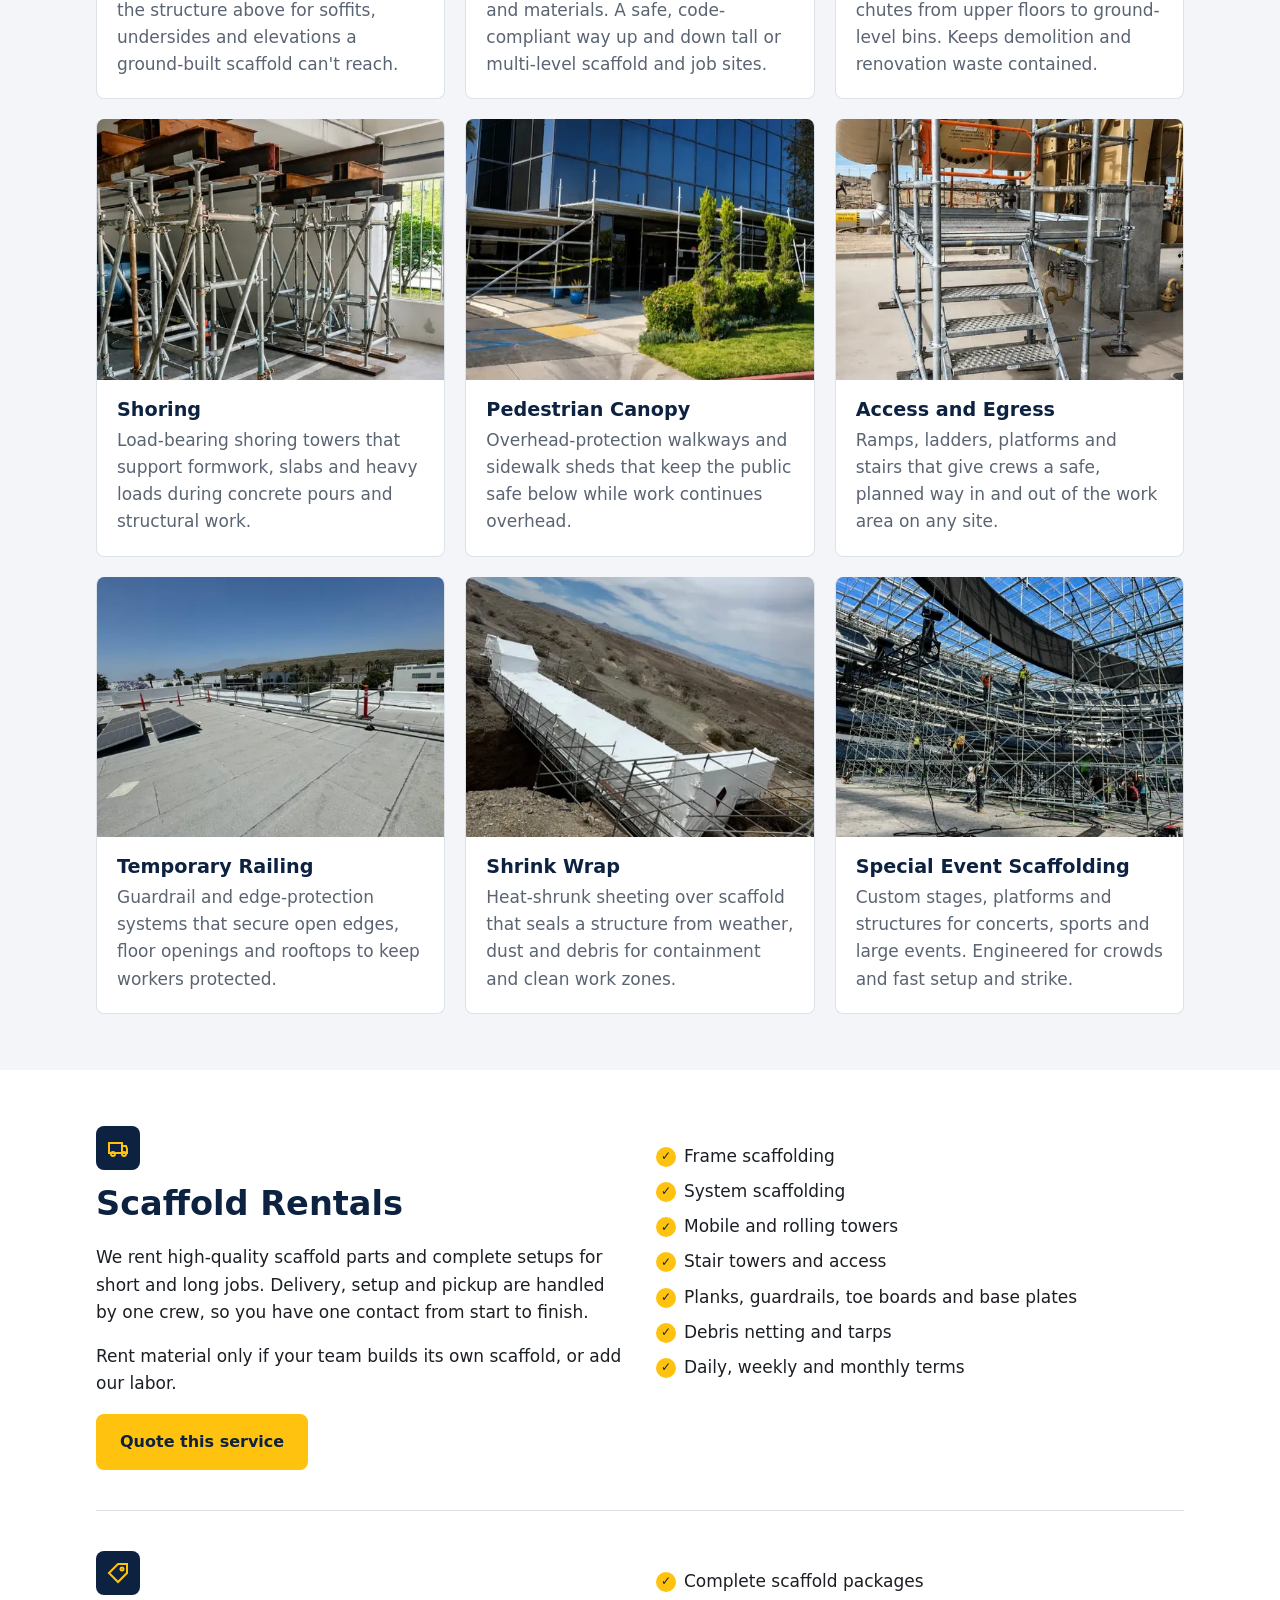
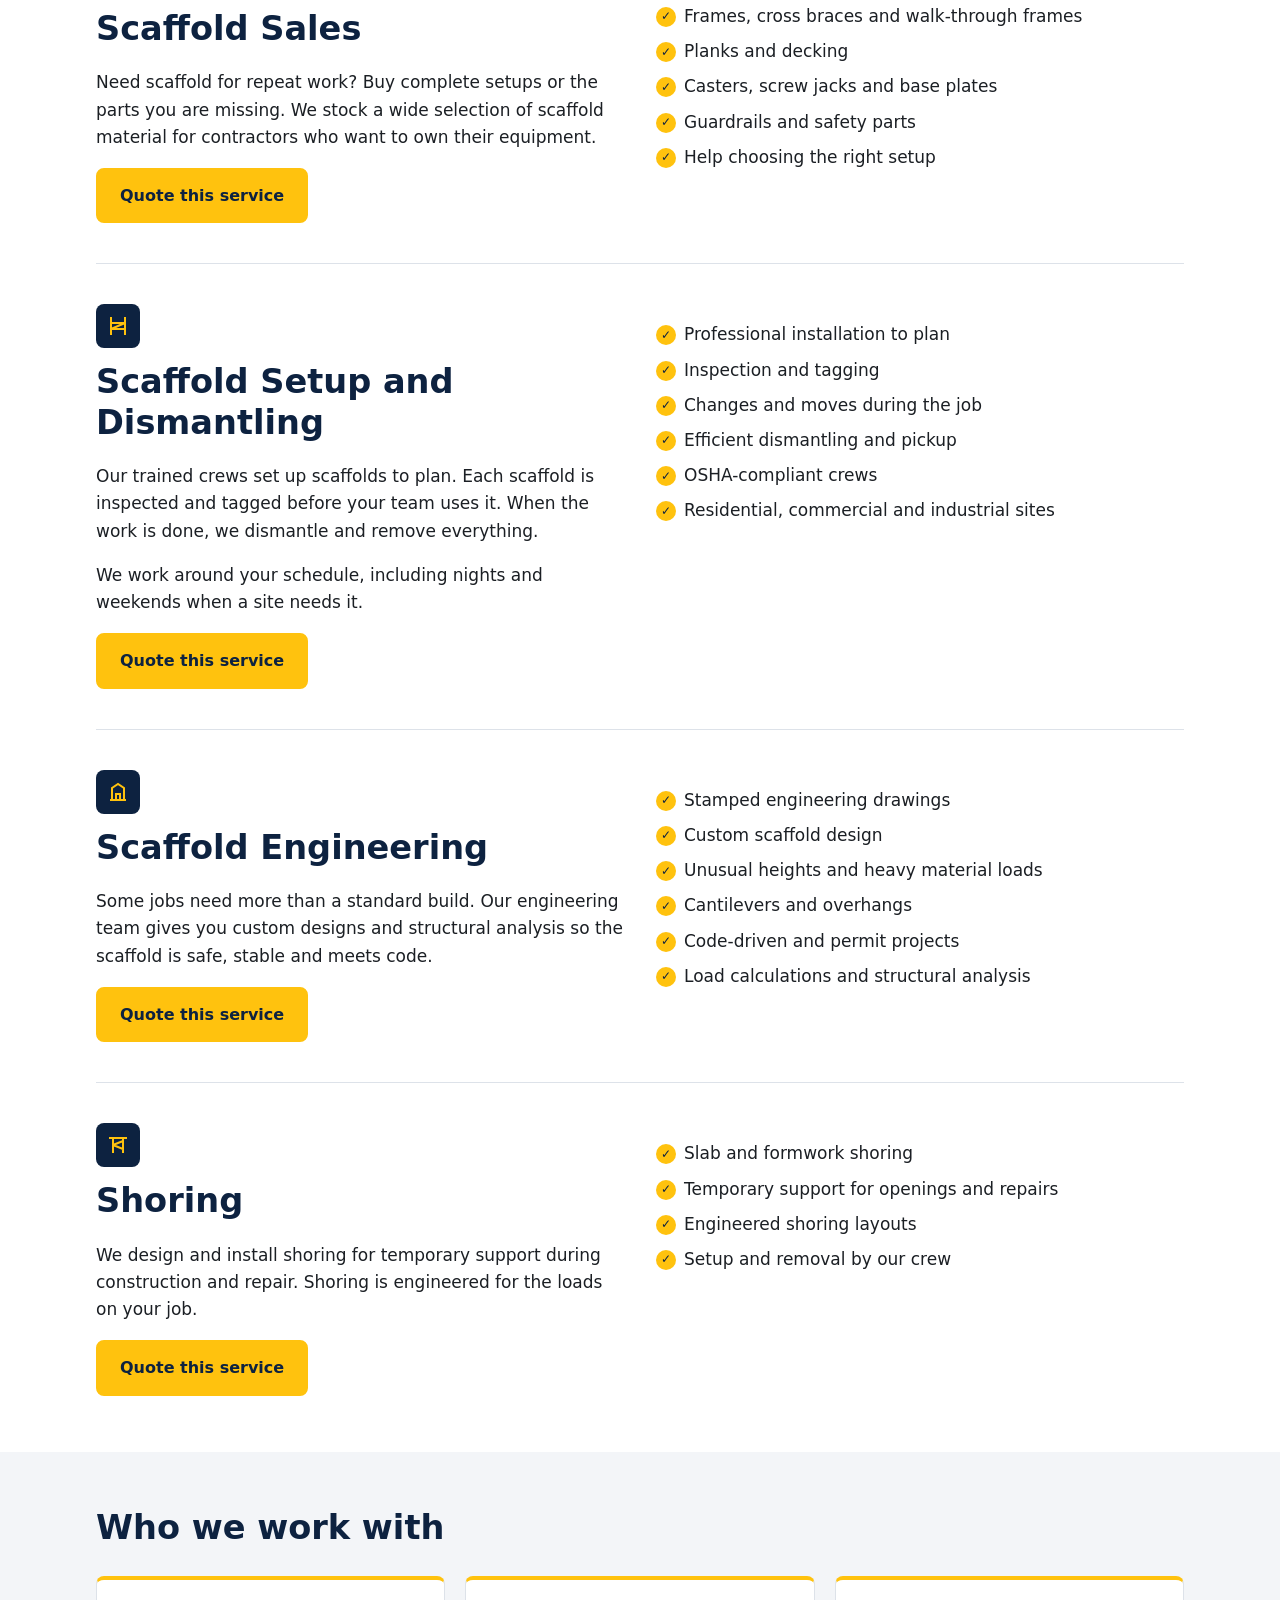
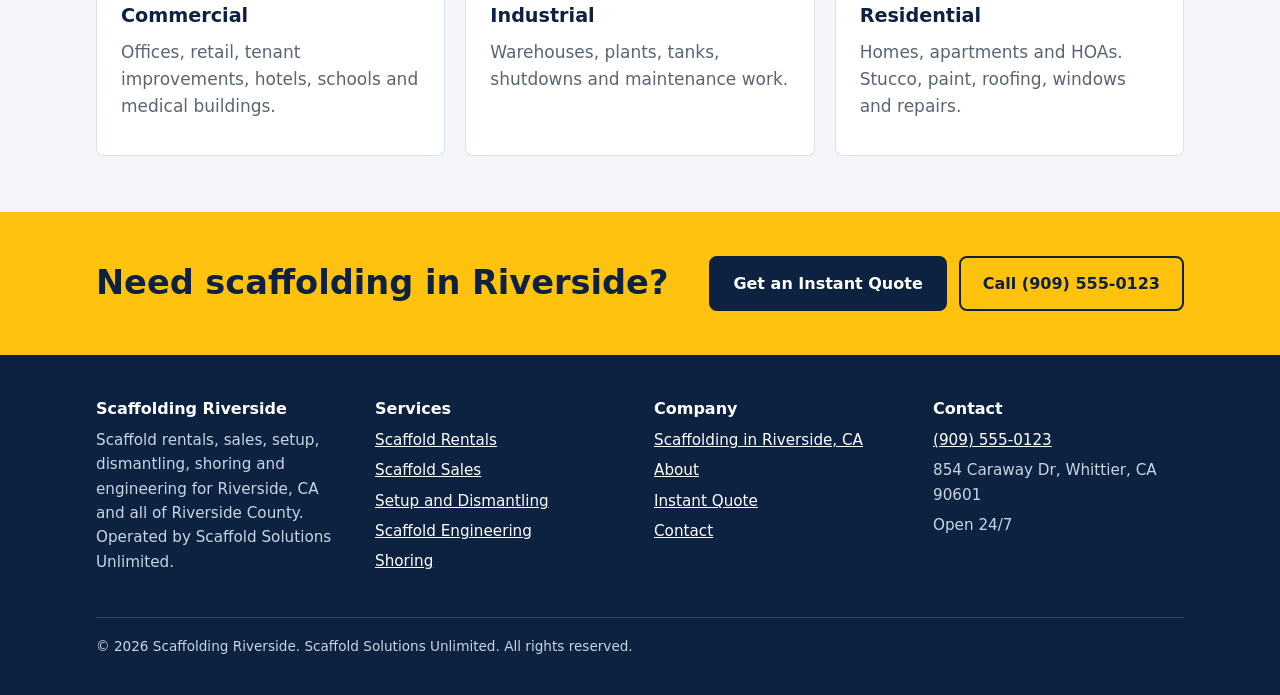
<file: services/index.html>
<!doctype html>
<html lang="en">
<head>
<meta charset="utf-8">
<meta name="viewport" content="width=device-width,initial-scale=1">
<title>Scaffolding Services | Rentals, Sales, Setup, Engineering | Riverside, CA</title>
<meta name="description" content="Scaffold rentals, sales, setup and dismantling, stamped engineering drawings and shoring in Riverside, CA.">
<link rel="canonical" href="https://scaffoldingriverside.com/services/">
<meta property="og:type" content="website">
<meta property="og:title" content="Scaffolding Services | Rentals, Sales, Setup, Engineering | Riverside, CA">
<meta property="og:description" content="Scaffold rentals, sales, setup and dismantling, stamped engineering drawings and shoring in Riverside, CA.">
<meta property="og:url" content="https://scaffoldingriverside.com/services/">
<meta name="theme-color" content="#0d2240">
<link rel="icon" href="/assets/favicon.svg" type="image/svg+xml">
<link rel="stylesheet" href="/assets/style.css">
<script type="application/ld+json">{"@context":"https://schema.org","@type":"ItemList","itemListElement":[{"@type":"ListItem","position":1,"item":{"@type":"Service","name":"Scaffold Rentals","areaServed":"Riverside, CA","provider":{"@type":"GeneralContractor","name":"Scaffolding Riverside by Scaffold Solutions Unlimited"}}},{"@type":"ListItem","position":2,"item":{"@type":"Service","name":"Scaffold Sales","areaServed":"Riverside, CA","provider":{"@type":"GeneralContractor","name":"Scaffolding Riverside by Scaffold Solutions Unlimited"}}},{"@type":"ListItem","position":3,"item":{"@type":"Service","name":"Scaffold Setup and Dismantling","areaServed":"Riverside, CA","provider":{"@type":"GeneralContractor","name":"Scaffolding Riverside by Scaffold Solutions Unlimited"}}},{"@type":"ListItem","position":4,"item":{"@type":"Service","name":"Scaffold Engineering","areaServed":"Riverside, CA","provider":{"@type":"GeneralContractor","name":"Scaffolding Riverside by Scaffold Solutions Unlimited"}}},{"@type":"ListItem","position":5,"item":{"@type":"Service","name":"Shoring","areaServed":"Riverside, CA","provider":{"@type":"GeneralContractor","name":"Scaffolding Riverside by Scaffold Solutions Unlimited"}}}]}</script>
</head>
<body>
<a class="skip" href="#main">Skip to content</a>
<div class="topbar"><div class="wrap"><span>Licensed, insured and OSHA-compliant. Crews available 24/7.</span><span>Call <a href="tel:+19095550123">(909) 555-0123</a></span></div></div>
<header class="site-header"><div class="wrap">
<a class="logo" href="/"><img src="/assets/favicon.svg" width="36" height="36" alt=""><div>Scaffolding Riverside<span>by Scaffold Solutions Unlimited</span></div></a>
<input type="checkbox" id="nav-toggle" class="nav-toggle" aria-label="Open menu"><label for="nav-toggle" class="nav-btn">Menu</label>
<nav class="nav" aria-label="Main"><ul><li><a href="/">Riverside</a></li><li><a href="/services/" aria-current="page">Services</a></li><li><a href="/about/">About</a></li><li><a href="/contact/">Contact</a></li><li><a class="btn" href="/instant-quote/">Instant Quote</a></li></ul></nav>
</div></header>
<main id="main">
<section class="hero"><div class="wrap">
<span class="eyebrow">Our services</span>
<h1>Scaffolding Services for Riverside</h1>
<p class="lead">Rentals, sales, labor and engineering from one company. Pick material only, or let our crew handle the whole job. See the <a href="#types" style="color:#ffc20e">types of scaffolding</a> we provide.</p>
<div class="btn-row"><a class="btn" href="/instant-quote/">Get an Instant Quote</a><a class="btn ghost" href="tel:+19095550123">Call (909) 555-0123</a></div>
</div></section>
<section class="soft" id="types"><div class="wrap">
<div class="section-head"><h2>Types of scaffolding</h2><p>We rent, build and engineer every common scaffold type. Not sure which one fits your job? Send us the details and we will recommend one.</p></div>
<div class="grid types"><div class="card type-card"><img src="/assets/img/stationary.webp" width="560" height="420" loading="lazy" decoding="async" alt="Stationary Scaffold on a job site"><h3>Stationary Scaffold</h3><p>Fixed system scaffold tied to the structure for steady, long-duration access on facades, interiors and elevations.</p></div><div class="card type-card"><img src="/assets/img/free-standing.webp" width="560" height="420" loading="lazy" decoding="async" alt="Free-Standing Scaffold on a job site"><h3>Free-Standing Scaffold</h3><p>Independent towers and platforms that stand on their own base without tying into the building. Good for open floors and interior work.</p></div><div class="card type-card"><img src="/assets/img/rolling-tower.webp" width="560" height="420" loading="lazy" decoding="async" alt="Rolling Tower on a job site"><h3>Rolling Tower</h3><p>Mobile scaffold on locking casters that rolls from bay to bay. Keeps crews moving across ceilings, corridors and repetitive work.</p></div><div class="card type-card"><img src="/assets/img/hanging.webp" width="560" height="420" loading="lazy" decoding="async" alt="Hanging Scaffold on a job site"><h3>Hanging Scaffold</h3><p>Suspended platforms hung from the structure above for soffits, undersides and elevations a ground-built scaffold can't reach.</p></div><div class="card type-card"><img src="/assets/img/stair-tower.webp" width="560" height="420" loading="lazy" decoding="async" alt="Stair Tower on a job site"><h3>Stair Tower</h3><p>Engineered stair access for crews and materials. A safe, code-compliant way up and down tall or multi-level scaffold and job sites.</p></div><div class="card type-card"><img src="/assets/img/trash-chute.webp" width="560" height="420" loading="lazy" decoding="async" alt="Trash Chute Tower on a job site"><h3>Trash Chute Tower</h3><p>Support towers that carry debris chutes from upper floors to ground-level bins. Keeps demolition and renovation waste contained.</p></div><div class="card type-card"><img src="/assets/img/shoring.webp" width="560" height="420" loading="lazy" decoding="async" alt="Shoring on a job site"><h3>Shoring</h3><p>Load-bearing shoring towers that support formwork, slabs and heavy loads during concrete pours and structural work.</p></div><div class="card type-card"><img src="/assets/img/pedestrian-canopy.webp" width="560" height="420" loading="lazy" decoding="async" alt="Pedestrian Canopy on a job site"><h3>Pedestrian Canopy</h3><p>Overhead-protection walkways and sidewalk sheds that keep the public safe below while work continues overhead.</p></div><div class="card type-card"><img src="/assets/img/access-egress.webp" width="560" height="420" loading="lazy" decoding="async" alt="Access and Egress on a job site"><h3>Access and Egress</h3><p>Ramps, ladders, platforms and stairs that give crews a safe, planned way in and out of the work area on any site.</p></div><div class="card type-card"><img src="/assets/img/temporary-railing.webp" width="560" height="420" loading="lazy" decoding="async" alt="Temporary Railing on a job site"><h3>Temporary Railing</h3><p>Guardrail and edge-protection systems that secure open edges, floor openings and rooftops to keep workers protected.</p></div><div class="card type-card"><img src="/assets/img/shrink-wrap.webp" width="560" height="420" loading="lazy" decoding="async" alt="Shrink Wrap on a job site"><h3>Shrink Wrap</h3><p>Heat-shrunk sheeting over scaffold that seals a structure from weather, dust and debris for containment and clean work zones.</p></div><div class="card type-card"><img src="/assets/img/special-event.webp" width="560" height="420" loading="lazy" decoding="async" alt="Special Event Scaffolding on a job site"><h3>Special Event Scaffolding</h3><p>Custom stages, platforms and structures for concerts, sports and large events. Engineered for crowds and fast setup and strike.</p></div></div>
</div></section>
<section><div class="wrap">
<div class="service grid-2" id="rentals"><div><div class="icon"><svg viewBox="0 0 24 24" fill="none" stroke="currentColor" stroke-width="2"><path d="M3 7h13v10H3zM16 10h4l1 3v4h-5"/><circle cx="7" cy="18" r="2"/><circle cx="18" cy="18" r="2"/></svg></div><h2>Scaffold Rentals</h2><p>We rent high-quality scaffold parts and complete setups for short and long jobs. Delivery, setup and pickup are handled by one crew, so you have one contact from start to finish.</p><p>Rent material only if your team builds its own scaffold, or add our labor.</p><a class="btn" href="/instant-quote/">Quote this service</a></div><div><ul class="checks"><li>Frame scaffolding</li><li>System scaffolding</li><li>Mobile and rolling towers</li><li>Stair towers and access</li><li>Planks, guardrails, toe boards and base plates</li><li>Debris netting and tarps</li><li>Daily, weekly and monthly terms</li></ul></div></div>
<div class="service grid-2" id="sales"><div><div class="icon"><svg viewBox="0 0 24 24" fill="none" stroke="currentColor" stroke-width="2"><path d="M3 12l9-9h9v9l-9 9z"/><circle cx="16" cy="8" r="1.5"/></svg></div><h2>Scaffold Sales</h2><p>Need scaffold for repeat work? Buy complete setups or the parts you are missing. We stock a wide selection of scaffold material for contractors who want to own their equipment.</p><a class="btn" href="/instant-quote/">Quote this service</a></div><div><ul class="checks"><li>Complete scaffold packages</li><li>Frames, cross braces and walk-through frames</li><li>Planks and decking</li><li>Casters, screw jacks and base plates</li><li>Guardrails and safety parts</li><li>Help choosing the right setup</li></ul></div></div>
<div class="service grid-2" id="setup"><div><div class="icon"><svg viewBox="0 0 24 24" fill="none" stroke="currentColor" stroke-width="2"><path d="M5 3v18M19 3v18M5 9h14M5 15h14M5 15l14-6"/></svg></div><h2>Scaffold Setup and Dismantling</h2><p>Our trained crews set up scaffolds to plan. Each scaffold is inspected and tagged before your team uses it. When the work is done, we dismantle and remove everything.</p><p>We work around your schedule, including nights and weekends when a site needs it.</p><a class="btn" href="/instant-quote/">Quote this service</a></div><div><ul class="checks"><li>Professional installation to plan</li><li>Inspection and tagging</li><li>Changes and moves during the job</li><li>Efficient dismantling and pickup</li><li>OSHA-compliant crews</li><li>Residential, commercial and industrial sites</li></ul></div></div>
<div class="service grid-2" id="engineering"><div><div class="icon"><svg viewBox="0 0 24 24" fill="none" stroke="currentColor" stroke-width="2"><path d="M4 20h16M6 20V8l6-4 6 4v12M10 20v-6h4v6"/></svg></div><h2>Scaffold Engineering</h2><p>Some jobs need more than a standard build. Our engineering team gives you custom designs and structural analysis so the scaffold is safe, stable and meets code.</p><a class="btn" href="/instant-quote/">Quote this service</a></div><div><ul class="checks"><li>Stamped engineering drawings</li><li>Custom scaffold design</li><li>Unusual heights and heavy material loads</li><li>Cantilevers and overhangs</li><li>Code-driven and permit projects</li><li>Load calculations and structural analysis</li></ul></div></div>
<div class="service grid-2" id="shoring"><div><div class="icon"><svg viewBox="0 0 24 24" fill="none" stroke="currentColor" stroke-width="2"><path d="M3 5h18M7 5v15M17 5v15M7 12l10-4M7 12l10 4"/></svg></div><h2>Shoring</h2><p>We design and install shoring for temporary support during construction and repair. Shoring is engineered for the loads on your job.</p><a class="btn" href="/instant-quote/">Quote this service</a></div><div><ul class="checks"><li>Slab and formwork shoring</li><li>Temporary support for openings and repairs</li><li>Engineered shoring layouts</li><li>Setup and removal by our crew</li></ul></div></div>
</div></section>
<section class="soft"><div class="wrap">
<div class="section-head"><h2>Who we work with</h2></div>
<div class="grid">
<div class="card"><h3>Commercial</h3><p>Offices, retail, tenant improvements, hotels, schools and medical buildings.</p></div>
<div class="card"><h3>Industrial</h3><p>Warehouses, plants, tanks, shutdowns and maintenance work.</p></div>
<div class="card"><h3>Residential</h3><p>Homes, apartments and HOAs. Stucco, paint, roofing, windows and repairs.</p></div>
</div>
</div></section>
</main>
<section class="cta"><div class="wrap"><h2>Need scaffolding in Riverside?</h2><div class="btn-row"><a class="btn" href="/instant-quote/">Get an Instant Quote</a><a class="btn alt" href="tel:+19095550123">Call (909) 555-0123</a></div></div></section>
<footer class="site-footer"><div class="wrap"><div class="foot-grid">
<div><h3>Scaffolding Riverside</h3><p>Scaffold rentals, sales, setup, dismantling, shoring and engineering for Riverside, CA and all of Riverside County. Operated by Scaffold Solutions Unlimited.</p></div>
<div><h3>Services</h3><ul><li><a href="/services/#rentals">Scaffold Rentals</a></li><li><a href="/services/#sales">Scaffold Sales</a></li><li><a href="/services/#setup">Setup and Dismantling</a></li><li><a href="/services/#engineering">Scaffold Engineering</a></li><li><a href="/services/#shoring">Shoring</a></li></ul></div>
<div><h3>Company</h3><ul><li><a href="/">Scaffolding in Riverside, CA</a></li><li><a href="/about/">About</a></li><li><a href="/instant-quote/">Instant Quote</a></li><li><a href="/contact/">Contact</a></li></ul></div>
<div><h3>Contact</h3><ul><li><a href="tel:+19095550123">(909) 555-0123</a></li><li>854 Caraway Dr, Whittier, CA 90601</li><li>Open 24/7</li></ul></div>
</div><p class="legal">&copy; 2026 Scaffolding Riverside. Scaffold Solutions Unlimited. All rights reserved.</p></div></footer>
</body>
</html>
</file>
<file: assets/style.css>
:root{--navy:#0d2240;--navy-2:#16335c;--yellow:#ffc20e;--ink:#1b1f24;--muted:#5a6472;--bg:#fff;--soft:#f3f5f8;--line:#dde2e9;--radius:8px;--max:1120px}
*,*::before,*::after{box-sizing:border-box}
html{-webkit-text-size-adjust:100%}
body{margin:0;font:17px/1.6 system-ui,-apple-system,"Segoe UI",Roboto,Helvetica,Arial,sans-serif;color:var(--ink);background:var(--bg)}
img,svg{max-width:100%;display:block}
a{color:var(--navy-2)}
h1,h2,h3{line-height:1.2;margin:0 0 .6em;color:var(--navy)}
h1{font-size:clamp(2rem,5vw,3rem)}
h2{font-size:clamp(1.5rem,3.5vw,2.1rem)}
h3{font-size:1.2rem}
p{margin:0 0 1em}
ul{padding-left:1.2em}
.wrap{max-width:var(--max);margin:0 auto;padding:0 16px}
.skip{position:absolute;left:-999px}.skip:focus{left:16px;top:8px;background:#fff;padding:8px;z-index:9}

/* top bar + header */
.topbar{background:var(--navy);color:#fff;font-size:.9rem}
.topbar .wrap{display:flex;justify-content:space-between;gap:12px;padding-top:6px;padding-bottom:6px;flex-wrap:wrap}
.topbar a{color:var(--yellow);font-weight:700;text-decoration:none}
.site-header{background:#fff;border-bottom:1px solid var(--line);position:sticky;top:0;z-index:5}
.site-header .wrap{position:relative;display:flex;align-items:center;justify-content:space-between;min-height:68px;flex-wrap:wrap}
.logo{display:flex;align-items:center;gap:10px;font-weight:800;font-size:1.15rem;color:var(--navy);text-decoration:none}
.logo span{color:var(--muted);font-weight:600;font-size:.8rem;display:block;line-height:1}
.nav-toggle{position:absolute;left:0;top:0;width:1px;height:1px;opacity:0;pointer-events:none}
.nav-btn{display:none;cursor:pointer;font-weight:700;padding:8px 12px;border:1px solid var(--line);border-radius:var(--radius)}
.nav ul{list-style:none;margin:0;padding:0;display:flex;gap:4px;align-items:center}
.nav a{display:block;padding:10px 12px;text-decoration:none;color:var(--ink);font-weight:600;border-radius:var(--radius)}
.nav a:hover,.nav a[aria-current=page]{background:var(--soft);color:var(--navy)}
.nav a.btn{color:var(--navy);background:var(--yellow);margin-left:6px}
@media (max-width:860px){
  .nav-btn{display:block}
  .nav{display:none;width:100%;padding-bottom:12px}
  .nav ul{flex-direction:column;align-items:stretch}
  .nav a.btn{margin:6px 0 0;text-align:center}
  .nav-toggle:checked ~ .nav{display:block}
  .nav-toggle:focus-visible + .nav-btn{outline:2px solid var(--navy)}
}

/* buttons */
.btn{display:inline-block;background:var(--yellow);color:var(--navy);font-weight:800;text-decoration:none;padding:13px 22px;border-radius:var(--radius);border:2px solid var(--yellow);font-size:1rem;cursor:pointer}
.btn:hover{filter:brightness(.95)}
.btn.ghost{background:transparent;color:#fff;border-color:#fff}
.btn-row{display:flex;gap:12px;flex-wrap:wrap}

/* hero */
.hero{background:linear-gradient(135deg,var(--navy) 0%,var(--navy-2) 100%);color:#fff;padding:64px 0 56px;position:relative;overflow:hidden}
.hero::after{content:"";position:absolute;inset:0;background:repeating-linear-gradient(90deg,transparent 0 78px,rgba(255,255,255,.05) 78px 82px),repeating-linear-gradient(0deg,transparent 0 118px,rgba(255,255,255,.05) 118px 122px);pointer-events:none}
.hero .wrap{position:relative;z-index:1}
.hero h1{color:#fff;max-width:820px}
.hero p.lead{font-size:1.2rem;max-width:700px;color:#dbe4f0}
.eyebrow{display:inline-block;background:rgba(255,194,14,.15);color:var(--yellow);font-weight:700;font-size:.85rem;letter-spacing:.06em;text-transform:uppercase;padding:4px 10px;border-radius:99px;margin-bottom:14px}
.badges{display:flex;flex-wrap:wrap;gap:8px 20px;list-style:none;padding:0;margin:26px 0 0;color:#dbe4f0;font-size:.95rem}
.badges li::before{content:"\2713";color:var(--yellow);font-weight:800;margin-right:6px}

/* sections */
section{padding:56px 0}
section.soft{background:var(--soft)}
.section-head{max-width:760px;margin-bottom:28px}
.section-head p{color:var(--muted)}
.grid{display:grid;gap:20px;grid-template-columns:repeat(auto-fit,minmax(250px,1fr))}
.grid-2{display:grid;gap:32px;grid-template-columns:repeat(auto-fit,minmax(300px,1fr));align-items:start}
.card{background:#fff;border:1px solid var(--line);border-radius:var(--radius);padding:24px;border-top:4px solid var(--yellow)}
.card p{color:var(--muted);margin-bottom:.6em}
.card a{font-weight:700}
.icon{width:44px;height:44px;border-radius:var(--radius);background:var(--navy);color:var(--yellow);display:grid;place-items:center;margin-bottom:14px}
.icon svg{width:24px;height:24px}
.checks{list-style:none;padding:0}
.checks li{padding-left:28px;position:relative;margin-bottom:8px}
.checks li::before{content:"\2713";position:absolute;left:0;top:0;color:var(--navy);background:var(--yellow);width:20px;height:20px;border-radius:50%;font-size:.75rem;font-weight:800;display:grid;place-items:center;margin-top:4px}
.cols{columns:2 200px;gap:24px;list-style:none;padding:0}
.cols li{break-inside:avoid;padding:6px 0;border-bottom:1px solid var(--line)}
.steps{counter-reset:s;list-style:none;padding:0;display:grid;gap:16px;grid-template-columns:repeat(auto-fit,minmax(220px,1fr))}
.steps li{counter-increment:s;background:#fff;border:1px solid var(--line);border-radius:var(--radius);padding:20px}
.steps li::before{content:counter(s);display:grid;place-items:center;width:34px;height:34px;border-radius:50%;background:var(--navy);color:var(--yellow);font-weight:800;margin-bottom:10px}
.service{scroll-margin-top:90px}
.service + .service{border-top:1px solid var(--line);padding-top:40px;margin-top:40px}
details{background:#fff;border:1px solid var(--line);border-radius:var(--radius);padding:14px 18px;margin-bottom:10px}
summary{font-weight:700;cursor:pointer;color:var(--navy)}
details p{margin:.8em 0 0;color:var(--muted)}

/* cta band */
.cta{background:var(--yellow);padding:44px 0}
.cta .wrap{display:flex;gap:20px;align-items:center;justify-content:space-between;flex-wrap:wrap}
.cta h2{margin:0}
.cta .btn{background:var(--navy);color:#fff;border-color:var(--navy)}
.cta .btn.alt{background:transparent;color:var(--navy)}

/* forms */
form{background:#fff;border:1px solid var(--line);border-radius:var(--radius);padding:24px}
fieldset{border:0;padding:0;margin:0 0 20px}
legend{font-weight:800;color:var(--navy);font-size:1.1rem;margin-bottom:10px}
.fields{display:grid;gap:14px;grid-template-columns:repeat(auto-fit,minmax(220px,1fr))}
.full{grid-column:1/-1}
label{display:block;font-weight:600;font-size:.95rem;margin-bottom:4px}
input,select,textarea{width:100%;font:inherit;padding:11px 12px;border:1px solid #b9c2ce;border-radius:6px;background:#fff;color:var(--ink)}
input:focus,select:focus,textarea:focus{outline:2px solid var(--yellow);border-color:var(--navy)}
textarea{min-height:120px;resize:vertical}
.choice{display:flex;flex-wrap:wrap;gap:8px}
.choice label{display:flex;gap:8px;align-items:center;font-weight:500;border:1px solid var(--line);border-radius:6px;padding:8px 12px;margin:0;cursor:pointer}
.choice input{width:auto}
.hint{font-size:.85rem;color:var(--muted)}
.hidden{display:none}
.contact-list{list-style:none;padding:0}
.contact-list li{padding:12px 0;border-bottom:1px solid var(--line)}
.contact-list strong{display:block;color:var(--navy)}

/* footer */
.site-footer{background:var(--navy);color:#c9d4e3;padding:44px 0 24px;font-size:.95rem}
.site-footer h3{color:#fff;font-size:1rem}
.site-footer a{color:#fff}
.site-footer ul{list-style:none;padding:0;margin:0}
.site-footer li{margin-bottom:6px}
.foot-grid{display:grid;gap:28px;grid-template-columns:repeat(auto-fit,minmax(200px,1fr))}
.legal{border-top:1px solid rgba(255,255,255,.15);margin-top:28px;padding-top:18px;font-size:.85rem}
.grid-5{grid-template-columns:repeat(auto-fit,minmax(200px,1fr))}
.quote-grid{display:grid;gap:32px;align-items:start}
@media (min-width:900px){.quote-grid{grid-template-columns:minmax(0,2fr) minmax(260px,1fr)}}
.types{grid-template-columns:repeat(auto-fill,minmax(260px,1fr))}
.type-card{padding:0;overflow:hidden;border-top:0}
.type-card img{width:100%;height:auto;aspect-ratio:4/3;object-fit:cover;background:var(--line)}
.type-card h3{margin:18px 20px 6px}
.type-card p{margin:0 20px 20px}
#types{scroll-margin-top:70px}
</file>
